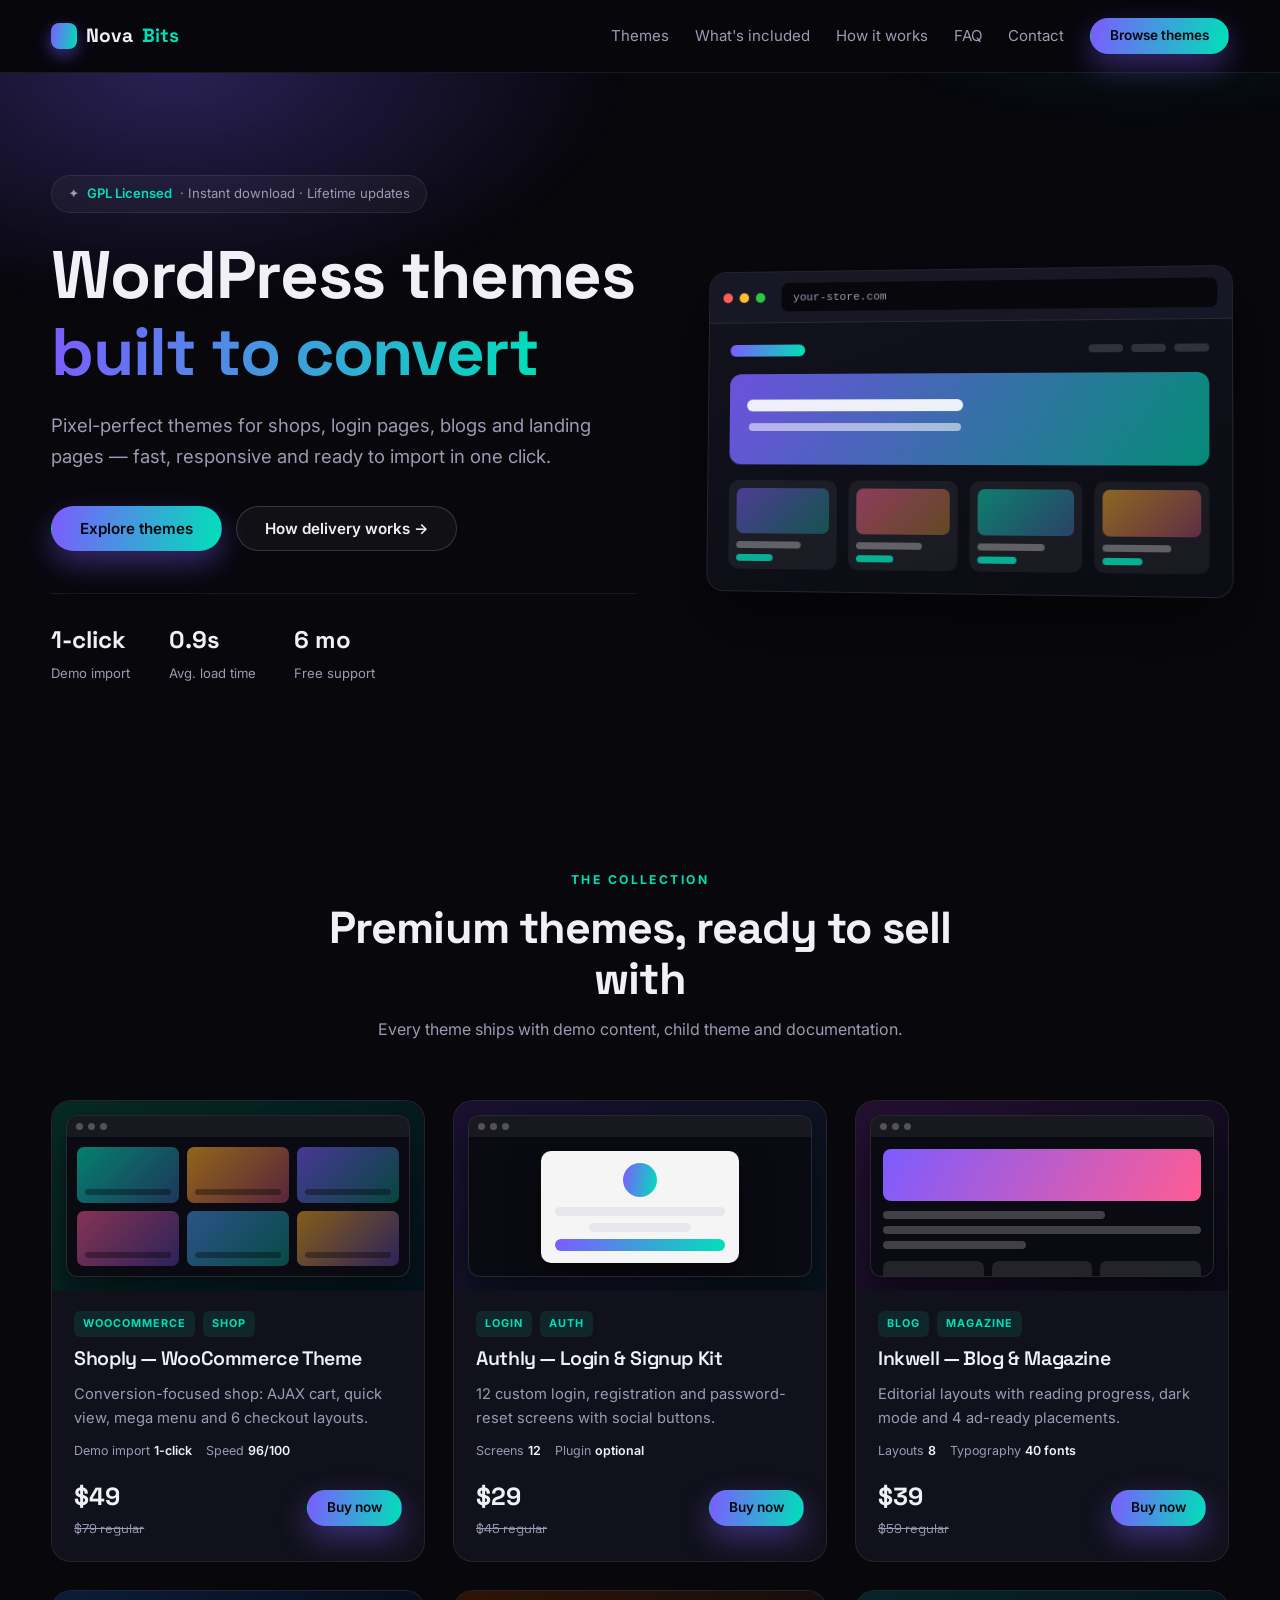
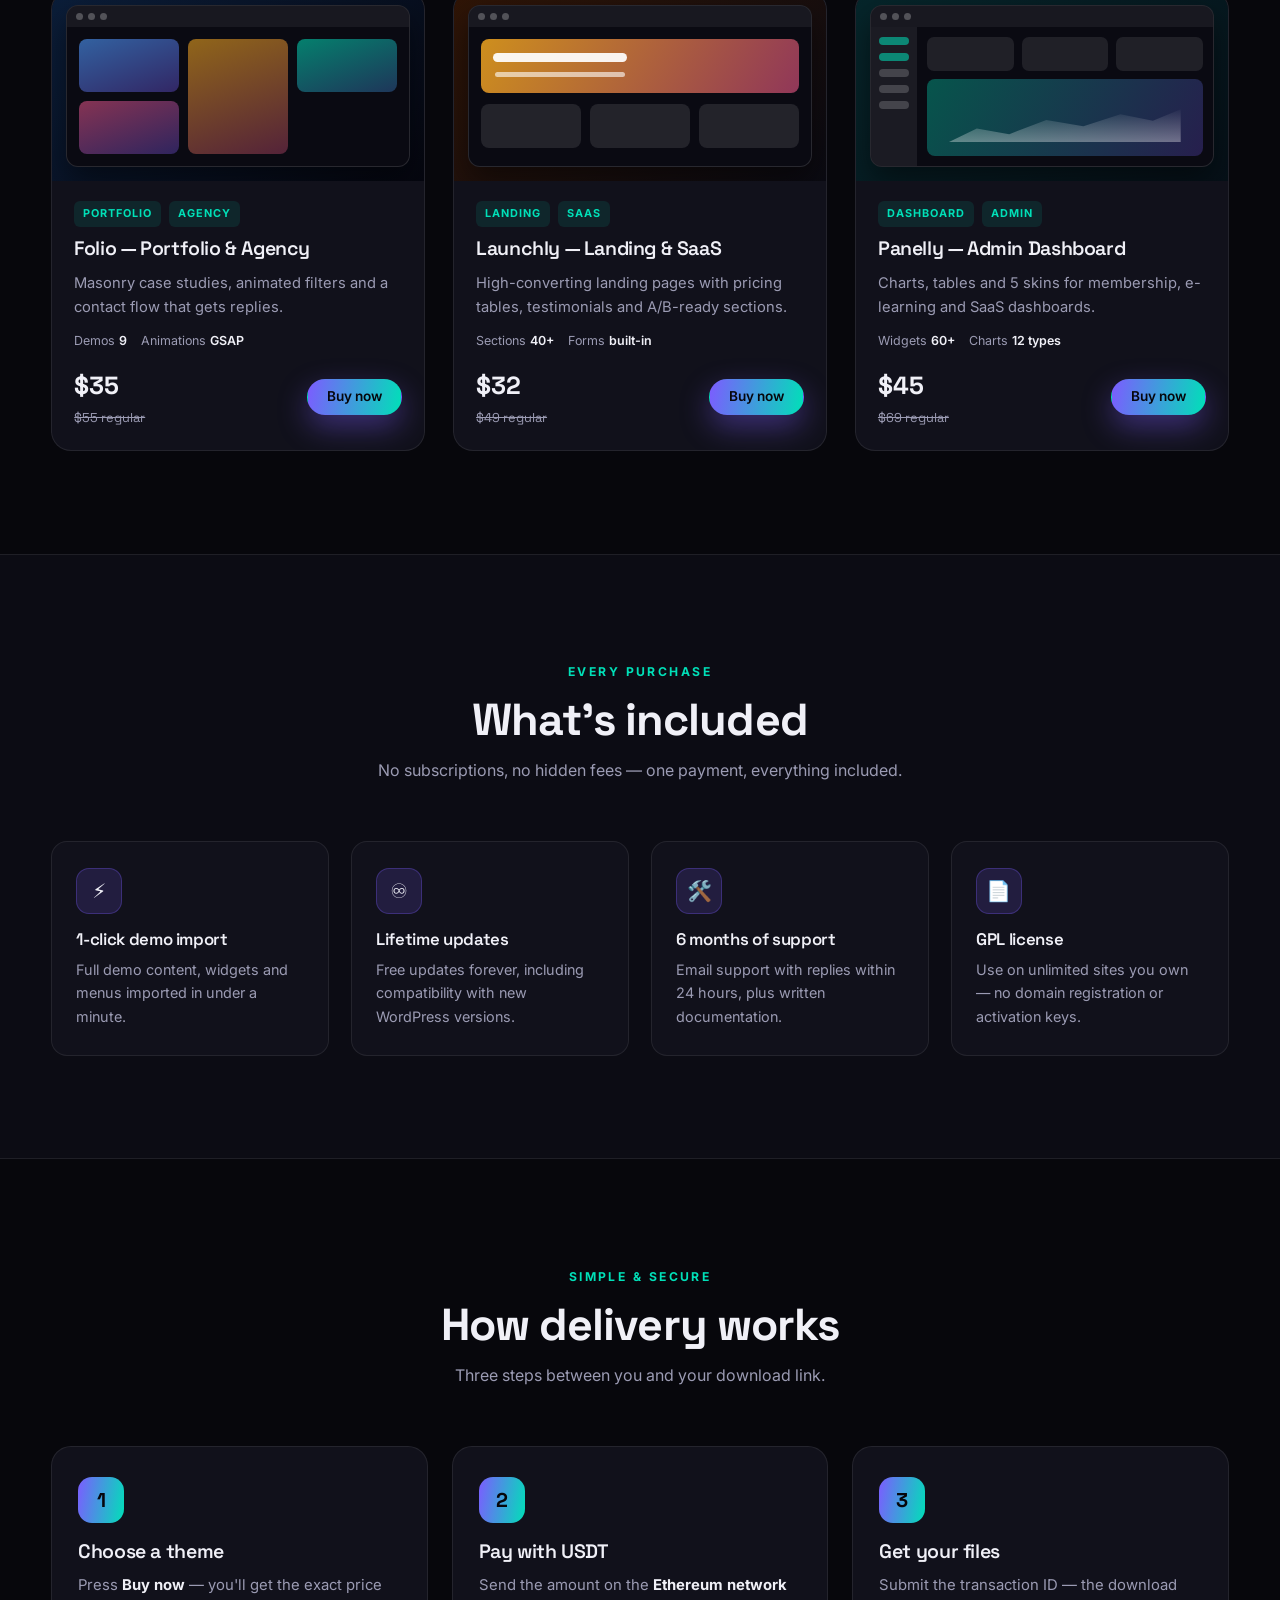
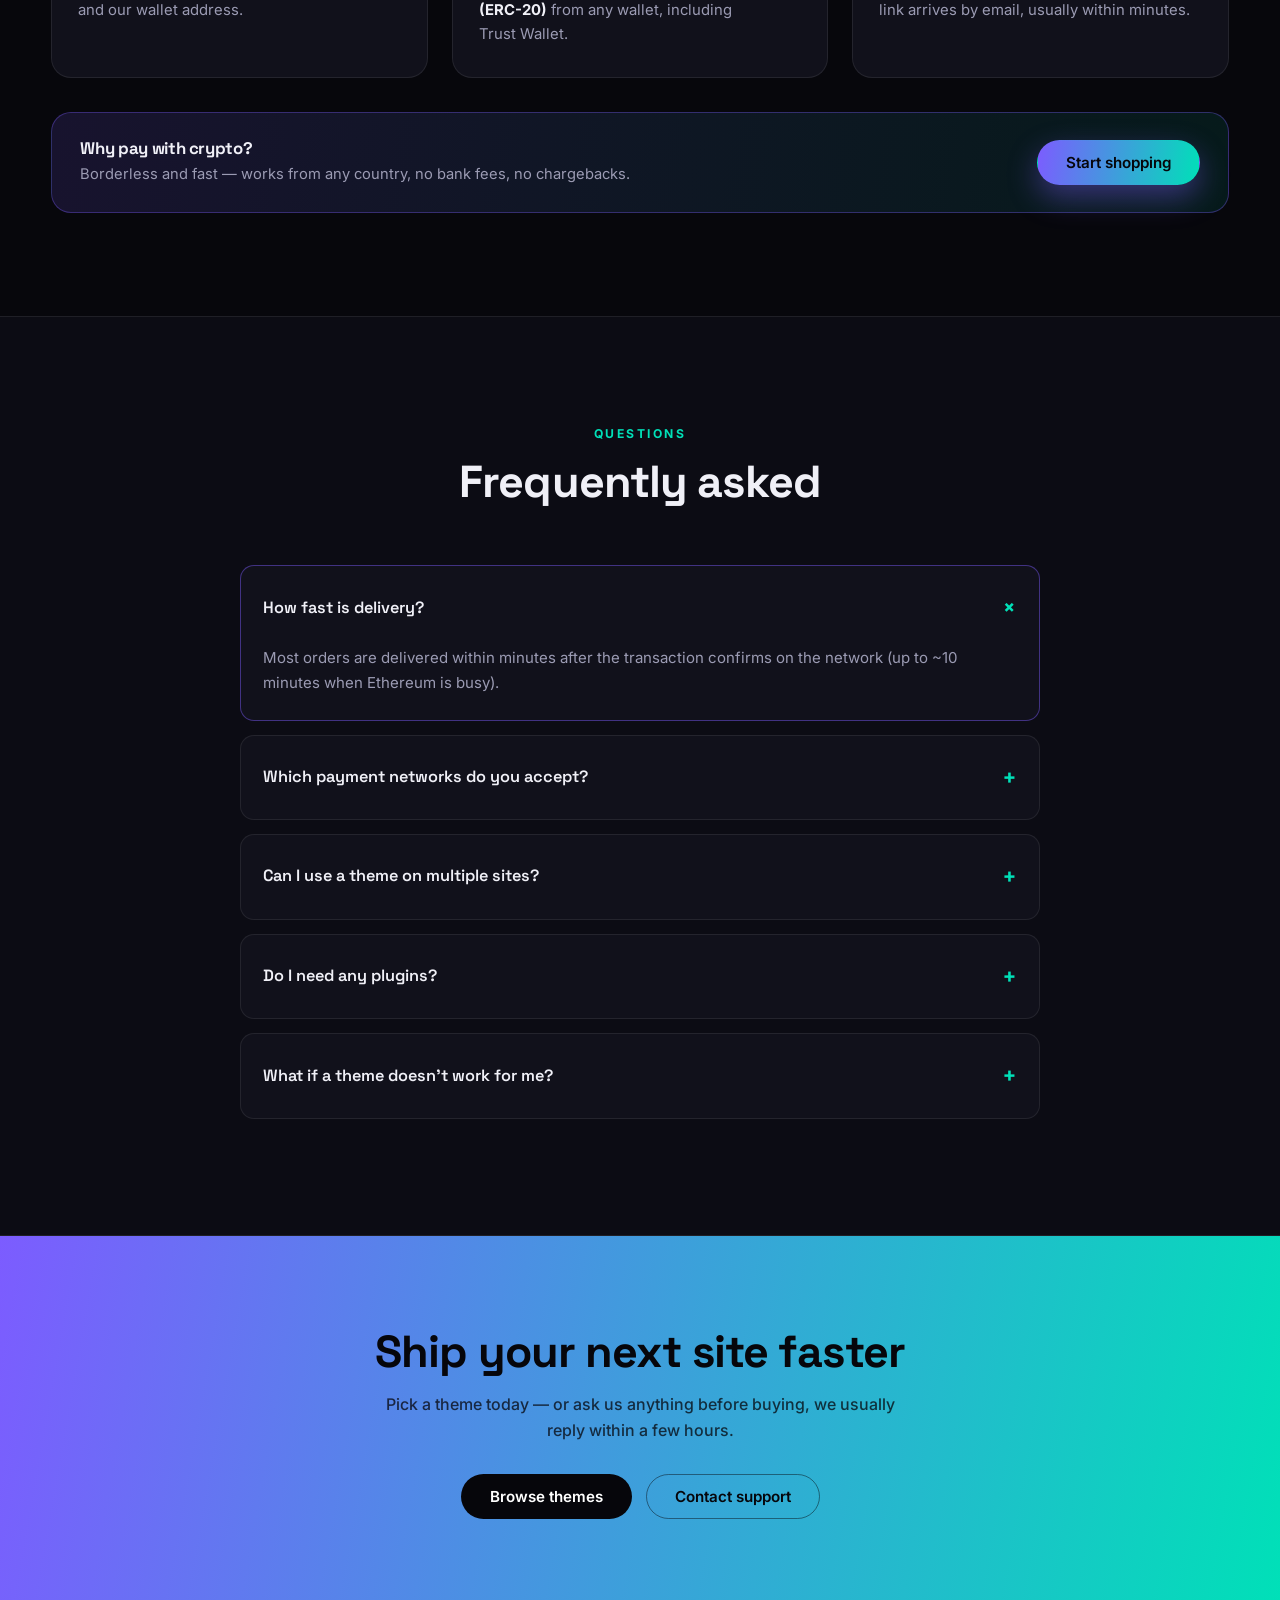
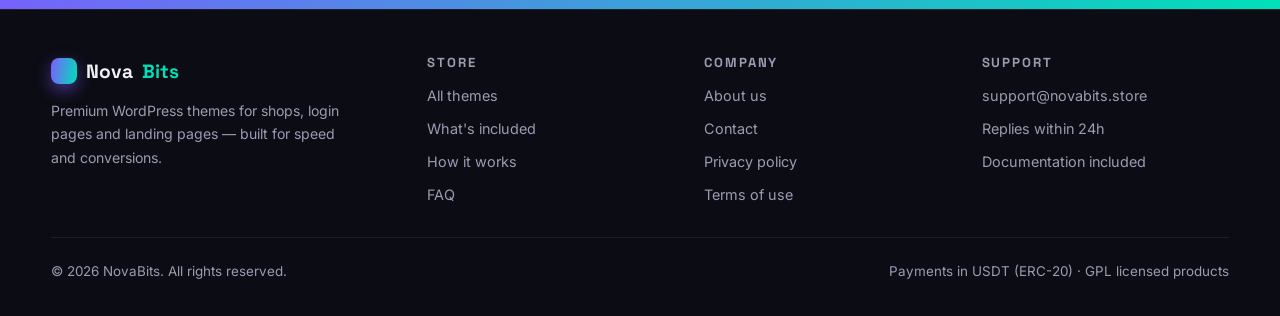
<file: index.html>
<!DOCTYPE html>
<html lang="en">
<head>
  <meta charset="UTF-8" />
  <meta name="viewport" content="width=device-width, initial-scale=1.0" />
  <title>NovaBits — Premium WordPress Themes</title>
  <meta name="description" content="High-converting WordPress themes for shops, login pages, blogs and landing pages. Lifetime updates, instant delivery, secure crypto payment." />
  <link rel="preconnect" href="https://fonts.googleapis.com" />
  <link rel="preconnect" href="https://fonts.gstatic.com" crossorigin />
  <link href="https://fonts.googleapis.com/css2?family=Inter:wght@400;500;600&family=Space+Grotesk:wght@500;600;700&display=swap" rel="stylesheet" />
  <link rel="stylesheet" href="style.css" />
</head>
<body>

  <!-- ===== NAV ===== -->
  <header class="nav" id="top">
    <div class="container nav__inner">
      <a href="index.html" class="logo"><span class="logo__mark"></span> Nova<span class="accent">Bits</span></a>
      <nav class="nav__links" id="navLinks">
        <a href="#themes">Themes</a>
        <a href="#included">What's included</a>
        <a href="#how">How it works</a>
        <a href="#faq">FAQ</a>
        <a href="contact.html">Contact</a>
      </nav>
      <a href="#themes" class="btn btn--sm btn--primary nav__cta">Browse themes</a>
      <button class="nav__toggle" id="navToggle" aria-label="Toggle menu"><span></span><span></span><span></span></button>
    </div>
  </header>

  <!-- ===== HERO ===== -->
  <section class="hero">
    <div class="container hero__inner">
      <div class="hero__text">
        <span class="pill">✦ <b>GPL Licensed</b> · Instant download · Lifetime updates</span>
        <h1>WordPress themes <span class="grad">built to convert</span></h1>
        <p class="lead">
          Pixel-perfect themes for shops, login pages, blogs and landing pages —
          fast, responsive and ready to import in one click.
        </p>
        <div class="hero__actions">
          <a href="#themes" class="btn btn--primary">Explore themes</a>
          <a href="#how" class="btn btn--ghost">How delivery works →</a>
        </div>
        <ul class="hero__proof">
          <li><strong>1-click</strong><span>Demo import</span></li>
          <li><strong>0.9s</strong><span>Avg. load time</span></li>
          <li><strong>6 mo</strong><span>Free support</span></li>
        </ul>
      </div>

      <div class="hero__art" aria-hidden="true">
        <div class="mock">
          <div class="mock__bar">
            <i></i><i></i><i></i>
            <span class="mock__url">your-store.com</span>
          </div>
          <div class="mock__body">
            <div class="shop-preview__top">
              <span class="shop-preview__logo"></span>
              <span class="shop-preview__menu"><i></i><i></i><i></i></span>
            </div>
            <div class="shop-preview__hero"></div>
            <div class="shop-preview__grid">
              <div class="shop-preview__item"><i></i><b></b><em></em></div>
              <div class="shop-preview__item"><i></i><b></b><em></em></div>
              <div class="shop-preview__item"><i></i><b></b><em></em></div>
              <div class="shop-preview__item"><i></i><b></b><em></em></div>
            </div>
          </div>
        </div>
      </div>
    </div>
  </section>

  <!-- ===== THEMES ===== -->
  <section class="section" id="themes">
    <div class="container">
      <div class="section__head">
        <span class="eyebrow">The collection</span>
        <h2>Premium themes, ready to sell with</h2>
        <p>Every theme ships with demo content, child theme and documentation.</p>
      </div>

      <div class="grid">

        <!-- 1 · Shop -->
        <article class="product" data-id="shoply" data-name="Shoply — WooCommerce Theme" data-price="49">
          <div class="pv pv--shop">
            <div class="pv__frame">
              <div class="pv__dots"><i></i><i></i><i></i></div>
              <div class="pv__stage">
                <span class="pv__tile"></span><span class="pv__tile"></span><span class="pv__tile"></span>
                <span class="pv__tile"></span><span class="pv__tile"></span><span class="pv__tile"></span>
              </div>
            </div>
          </div>
          <div class="product__body">
            <div class="product__tags"><span>WooCommerce</span><span>Shop</span></div>
            <h3>Shoply — WooCommerce Theme</h3>
            <p>Conversion-focused shop: AJAX cart, quick view, mega menu and 6 checkout layouts.</p>
            <div class="product__meta"><span>Demo import <b>1-click</b></span><span>Speed <b>96/100</b></span></div>
            <div class="product__foot">
              <strong class="price">$49<s>$79 regular</s></strong>
              <button class="btn btn--primary btn--sm buy-btn">Buy now</button>
            </div>
          </div>
        </article>

        <!-- 2 · Login -->
        <article class="product" data-id="authly" data-name="Authly — Login & Signup Kit" data-price="29">
          <div class="pv pv--login">
            <div class="pv__frame">
              <div class="pv__dots"><i></i><i></i><i></i></div>
              <div class="pv__stage">
                <div class="pv__card">
                  <div class="pv__logo"></div>
                  <div class="pv__field"></div>
                  <div class="pv__field w60"></div>
                  <div class="pv__go"></div>
                </div>
              </div>
            </div>
          </div>
          <div class="product__body">
            <div class="product__tags"><span>Login</span><span>Auth</span></div>
            <h3>Authly — Login &amp; Signup Kit</h3>
            <p>12 custom login, registration and password-reset screens with social buttons.</p>
            <div class="product__meta"><span>Screens <b>12</b></span><span>Plugin <b>optional</b></span></div>
            <div class="product__foot">
              <strong class="price">$29<s>$45 regular</s></strong>
              <button class="btn btn--primary btn--sm buy-btn">Buy now</button>
            </div>
          </div>
        </article>

        <!-- 3 · Blog -->
        <article class="product" data-id="inkwell" data-name="Inkwell — Blog & Magazine" data-price="39">
          <div class="pv pv--blog">
            <div class="pv__frame">
              <div class="pv__dots"><i></i><i></i><i></i></div>
              <div class="pv__stage">
                <div class="pv__cover"></div>
                <div class="pv__line w70"></div>
                <div class="pv__line"></div>
                <div class="pv__line w45"></div>
                <div class="pv__cols"><i></i><i></i><i></i></div>
              </div>
            </div>
          </div>
          <div class="product__body">
            <div class="product__tags"><span>Blog</span><span>Magazine</span></div>
            <h3>Inkwell — Blog &amp; Magazine</h3>
            <p>Editorial layouts with reading progress, dark mode and 4 ad-ready placements.</p>
            <div class="product__meta"><span>Layouts <b>8</b></span><span>Typography <b>40 fonts</b></span></div>
            <div class="product__foot">
              <strong class="price">$39<s>$59 regular</s></strong>
              <button class="btn btn--primary btn--sm buy-btn">Buy now</button>
            </div>
          </div>
        </article>

        <!-- 4 · Portfolio -->
        <article class="product" data-id="folio" data-name="Folio — Portfolio & Agency" data-price="35">
          <div class="pv pv--port">
            <div class="pv__frame">
              <div class="pv__dots"><i></i><i></i><i></i></div>
              <div class="pv__stage">
                <span class="pv__m"></span><span class="pv__m"></span><span class="pv__m"></span><span class="pv__m"></span>
              </div>
            </div>
          </div>
          <div class="product__body">
            <div class="product__tags"><span>Portfolio</span><span>Agency</span></div>
            <h3>Folio — Portfolio &amp; Agency</h3>
            <p>Masonry case studies, animated filters and a contact flow that gets replies.</p>
            <div class="product__meta"><span>Demos <b>9</b></span><span>Animations <b>GSAP</b></span></div>
            <div class="product__foot">
              <strong class="price">$35<s>$55 regular</s></strong>
              <button class="btn btn--primary btn--sm buy-btn">Buy now</button>
            </div>
          </div>
        </article>

        <!-- 5 · Landing -->
        <article class="product" data-id="launchly" data-name="Launchly — Landing & SaaS" data-price="32">
          <div class="pv pv--land">
            <div class="pv__frame">
              <div class="pv__dots"><i></i><i></i><i></i></div>
              <div class="pv__stage">
                <div class="pv__hero"></div>
                <div class="pv__feats"><i></i><i></i><i></i></div>
              </div>
            </div>
          </div>
          <div class="product__body">
            <div class="product__tags"><span>Landing</span><span>SaaS</span></div>
            <h3>Launchly — Landing &amp; SaaS</h3>
            <p>High-converting landing pages with pricing tables, testimonials and A/B-ready sections.</p>
            <div class="product__meta"><span>Sections <b>40+</b></span><span>Forms <b>built-in</b></span></div>
            <div class="product__foot">
              <strong class="price">$32<s>$49 regular</s></strong>
              <button class="btn btn--primary btn--sm buy-btn">Buy now</button>
            </div>
          </div>
        </article>

        <!-- 6 · Dashboard -->
        <article class="product" data-id="panelly" data-name="Panelly — Admin Dashboard" data-price="45">
          <div class="pv pv--dash">
            <div class="pv__frame">
              <div class="pv__dots"><i></i><i></i><i></i></div>
              <div class="pv__stage">
                <div class="pv__side"><i></i><i></i><i></i><i></i><i></i></div>
                <div class="pv__main">
                  <span class="pv__stat"></span><span class="pv__stat"></span><span class="pv__stat"></span>
                  <span class="pv__chart"></span>
                </div>
              </div>
            </div>
          </div>
          <div class="product__body">
            <div class="product__tags"><span>Dashboard</span><span>Admin</span></div>
            <h3>Panelly — Admin Dashboard</h3>
            <p>Charts, tables and 5 skins for membership, e-learning and SaaS dashboards.</p>
            <div class="product__meta"><span>Widgets <b>60+</b></span><span>Charts <b>12 types</b></span></div>
            <div class="product__foot">
              <strong class="price">$45<s>$69 regular</s></strong>
              <button class="btn btn--primary btn--sm buy-btn">Buy now</button>
            </div>
          </div>
        </article>

      </div>
    </div>
  </section>

  <!-- ===== WHAT'S INCLUDED ===== -->
  <section class="section section--alt" id="included">
    <div class="container">
      <div class="section__head">
        <span class="eyebrow">Every purchase</span>
        <h2>What's included</h2>
        <p>No subscriptions, no hidden fees — one payment, everything included.</p>
      </div>
      <div class="features">
        <div class="feature">
          <div class="feature__icon">⚡</div>
          <h3>1-click demo import</h3>
          <p>Full demo content, widgets and menus imported in under a minute.</p>
        </div>
        <div class="feature">
          <div class="feature__icon">♾️</div>
          <h3>Lifetime updates</h3>
          <p>Free updates forever, including compatibility with new WordPress versions.</p>
        </div>
        <div class="feature">
          <div class="feature__icon">🛠️</div>
          <h3>6 months of support</h3>
          <p>Email support with replies within 24 hours, plus written documentation.</p>
        </div>
        <div class="feature">
          <div class="feature__icon">📄</div>
          <h3>GPL license</h3>
          <p>Use on unlimited sites you own — no domain registration or activation keys.</p>
        </div>
      </div>
    </div>
  </section>

  <!-- ===== HOW IT WORKS ===== -->
  <section class="section" id="how">
    <div class="container">
      <div class="section__head">
        <span class="eyebrow">Simple &amp; secure</span>
        <h2>How delivery works</h2>
        <p>Three steps between you and your download link.</p>
      </div>
      <div class="steps">
        <div class="step">
          <span class="step__num">1</span>
          <h3>Choose a theme</h3>
          <p>Press <strong>Buy now</strong> — you'll get the exact price and our wallet address.</p>
        </div>
        <div class="step">
          <span class="step__num">2</span>
          <h3>Pay with USDT</h3>
          <p>Send the amount on the <strong>Ethereum network (ERC-20)</strong> from any wallet, including Trust&nbsp;Wallet.</p>
        </div>
        <div class="step">
          <span class="step__num">3</span>
          <h3>Get your files</h3>
          <p>Submit the transaction ID — the download link arrives by email, usually within minutes.</p>
        </div>
      </div>

      <div class="pay-note">
        <div>
          <h4>Why pay with crypto?</h4>
          <p>Borderless and fast — works from any country, no bank fees, no chargebacks.</p>
        </div>
        <a href="#themes" class="btn btn--primary">Start shopping</a>
      </div>
    </div>
  </section>

  <!-- ===== FAQ ===== -->
  <section class="section section--alt" id="faq">
    <div class="container container--narrow">
      <div class="section__head">
        <span class="eyebrow">Questions</span>
        <h2>Frequently asked</h2>
      </div>
      <details class="faq" open>
        <summary>How fast is delivery?</summary>
        <p>Most orders are delivered within minutes after the transaction confirms on the network (up to ~10 minutes when Ethereum is busy).</p>
      </details>
      <details class="faq">
        <summary>Which payment networks do you accept?</summary>
        <p>USDT on Ethereum (ERC-20). In your wallet, make sure the selected network is <strong>Ethereum (ERC-20)</strong> — sending on another network may lose your funds.</p>
      </details>
      <details class="faq">
        <summary>Can I use a theme on multiple sites?</summary>
        <p>Yes. The GPL license lets you use each theme on unlimited sites that you own. Reselling or redistributing the files is not allowed.</p>
      </details>
      <details class="faq">
        <summary>Do I need any plugins?</summary>
        <p>Only WooCommerce for shop themes, and it's free. Everything else works out of the box — no paid plugin required.</p>
      </details>
      <details class="faq">
        <summary>What if a theme doesn't work for me?</summary>
        <p>Digital goods are non-refundable once delivered, but if a file is broken or doesn't match its description we'll fix or replace it free of charge.</p>
      </details>
    </div>
  </section>

  <!-- ===== CTA ===== -->
  <section class="cta" id="contact">
    <div class="container">
      <h2>Ship your next site faster</h2>
      <p>Pick a theme today — or ask us anything before buying, we usually reply within a few hours.</p>
      <div class="cta__actions">
        <a href="#themes" class="btn btn--light">Browse themes</a>
        <a href="contact.html" class="btn btn--outline-light">Contact support</a>
      </div>
    </div>
  </section>

  <!-- ===== FOOTER ===== -->
  <footer class="footer">
    <div class="container">
      <div class="footer__grid">
        <div>
          <a href="index.html" class="logo"><span class="logo__mark"></span> Nova<span class="accent">Bits</span></a>
          <p>Premium WordPress themes for shops, login pages and landing pages — built for speed and conversions.</p>
        </div>
        <div>
          <h4>Store</h4>
          <ul>
            <li><a href="#themes">All themes</a></li>
            <li><a href="#included">What's included</a></li>
            <li><a href="#how">How it works</a></li>
            <li><a href="#faq">FAQ</a></li>
          </ul>
        </div>
        <div>
          <h4>Company</h4>
          <ul>
            <li><a href="about.html">About us</a></li>
            <li><a href="contact.html">Contact</a></li>
            <li><a href="privacy.html">Privacy policy</a></li>
            <li><a href="terms.html">Terms of use</a></li>
          </ul>
        </div>
        <div>
          <h4>Support</h4>
          <ul>
            <li><a href="contact.html">support@novabits.store</a></li>
            <li>Replies within 24h</li>
            <li>Documentation included</li>
          </ul>
        </div>
      </div>
      <div class="footer__bottom">
        <span>© <span id="year"></span> NovaBits. All rights reserved.</span>
        <span>Payments in USDT (ERC-20) · GPL licensed products</span>
      </div>
    </div>
  </footer>

  <!-- ===== BUY MODAL ===== -->
  <div class="modal" id="buyModal" aria-hidden="true">
    <div class="modal__backdrop" data-close></div>
    <div class="modal__box" role="dialog" aria-modal="true" aria-labelledby="modalTitle">
      <button class="modal__close" data-close aria-label="Close">×</button>
      <div class="modal__head">
        <h3 id="modalTitle">Theme</h3>
        <span class="price price--lg" id="modalPrice">$0</span>
      </div>
      <div class="modal__networks" id="networkTabs"></div>
      <label class="field">
        <span>Send exactly this amount to the address below</span>
        <div class="copyline">
          <input type="text" id="payAddress" readonly value="" />
          <button class="btn btn--primary btn--sm" id="copyBtn" type="button">Copy</button>
        </div>
      </label>
      <div class="net-note" id="netNote"></div>
      <form class="modal__form" id="orderForm">
        <label class="field">
          <span>Your email (for delivery)</span>
          <input type="email" id="buyerEmail" placeholder="you@example.com" required />
        </label>
        <label class="field">
          <span>Transaction ID (TX hash)</span>
          <input type="text" id="txHash" placeholder="Paste the hash from your wallet" required />
        </label>
        <button class="btn btn--primary btn--block" type="submit">Confirm payment &amp; get download</button>
        <p class="modal__hint">Your email app opens with everything pre-filled — just press Send.</p>
      </form>
    </div>
  </div>

  <div class="toast" id="toast"></div>
  <script src="script.js"></script>
</body>
</html>
</file>
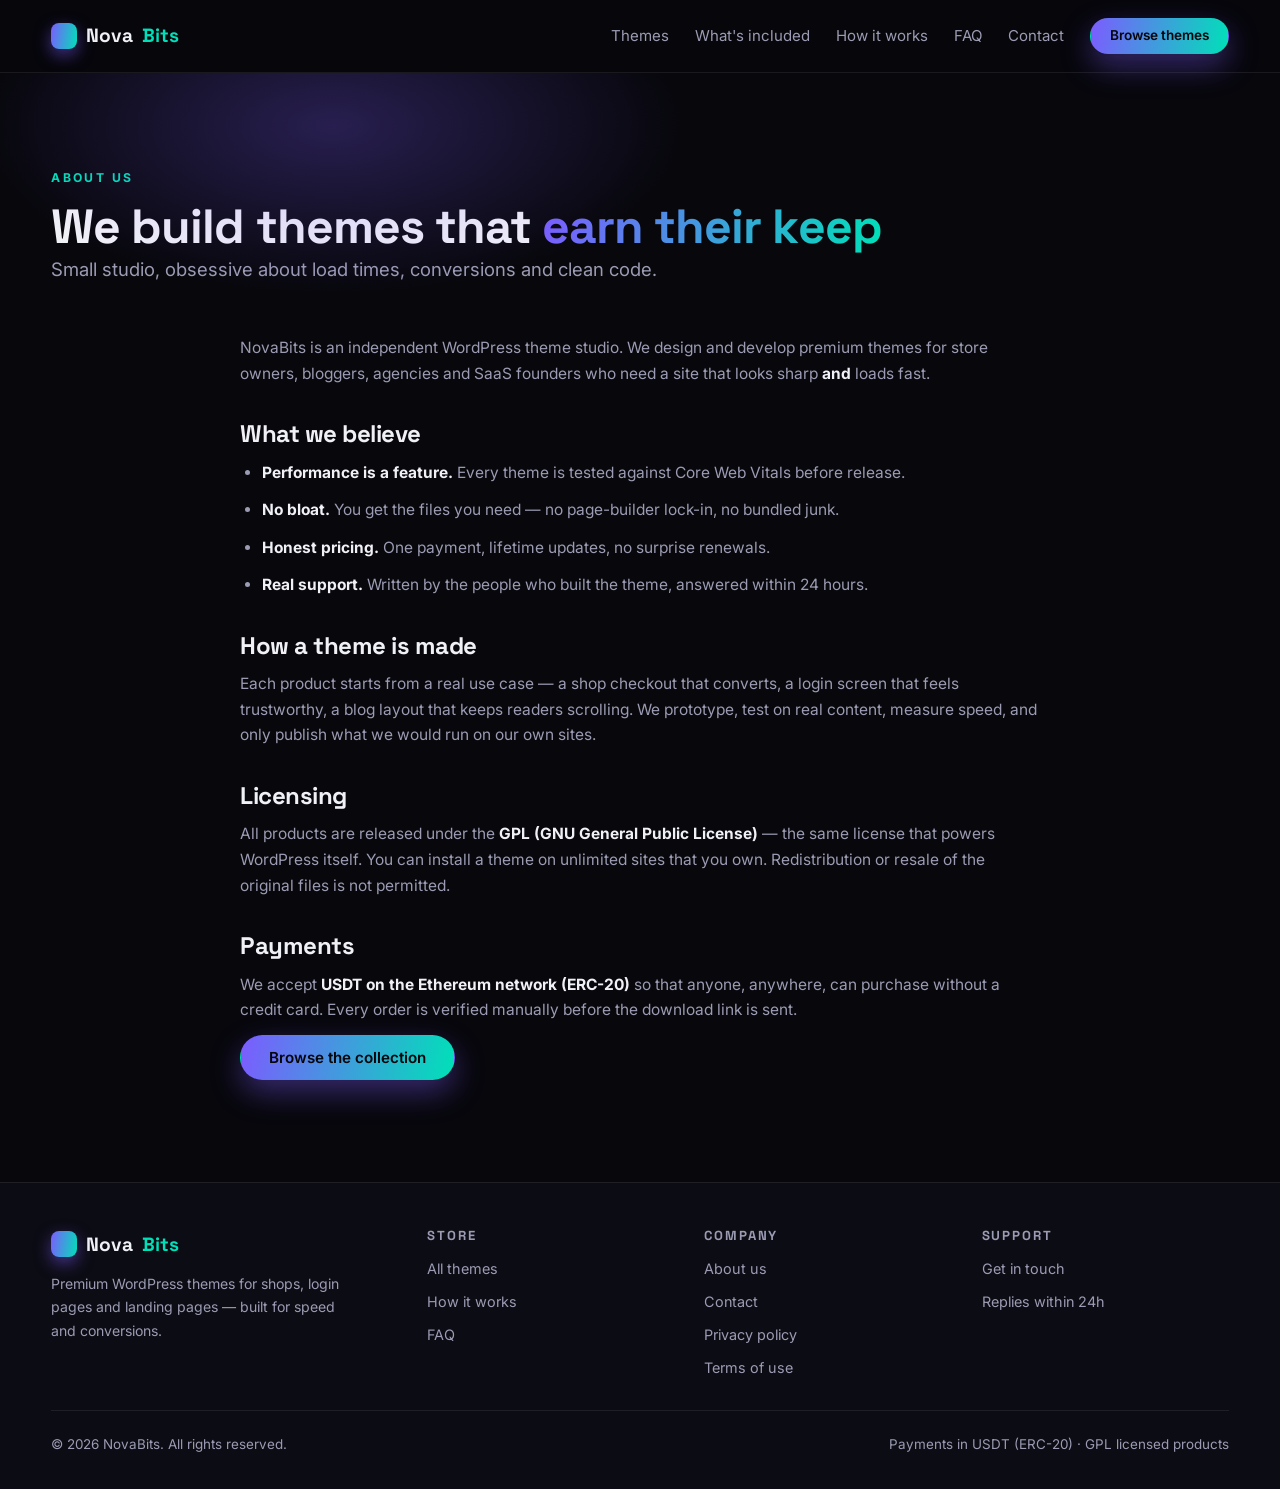
<file: about.html>
<!DOCTYPE html>
<html lang="en">
<head>
  <meta charset="UTF-8" />
  <meta name="viewport" content="width=device-width, initial-scale=1.0" />
  <title>About us — NovaBits</title>
  <meta name="description" content="NovaBits builds fast, conversion-focused WordPress themes for shops, login pages, blogs and landing pages." />
  <link rel="preconnect" href="https://fonts.googleapis.com" />
  <link rel="preconnect" href="https://fonts.gstatic.com" crossorigin />
  <link href="https://fonts.googleapis.com/css2?family=Inter:wght@400;500;600&family=Space+Grotesk:wght@500;600;700&display=swap" rel="stylesheet" />
  <link rel="stylesheet" href="style.css" />
</head>
<body>

  <header class="nav" id="top">
    <div class="container nav__inner">
      <a href="index.html" class="logo"><span class="logo__mark"></span> Nova<span class="accent">Bits</span></a>
      <nav class="nav__links" id="navLinks">
        <a href="index.html#themes">Themes</a>
        <a href="index.html#included">What's included</a>
        <a href="index.html#how">How it works</a>
        <a href="index.html#faq">FAQ</a>
        <a href="contact.html">Contact</a>
      </nav>
      <a href="index.html#themes" class="btn btn--sm btn--primary nav__cta">Browse themes</a>
      <button class="nav__toggle" id="navToggle" aria-label="Toggle menu"><span></span><span></span><span></span></button>
    </div>
  </header>

  <section class="page-head">
    <div class="container">
      <span class="eyebrow">About us</span>
      <h1>We build themes that <span class="grad">earn their keep</span></h1>
      <p class="lead">Small studio, obsessive about load times, conversions and clean code.</p>
    </div>
  </section>

  <section class="prose">
    <div class="container container--narrow">
      <p>
        NovaBits is an independent WordPress theme studio. We design and develop premium themes for
        store owners, bloggers, agencies and SaaS founders who need a site that looks sharp
        <strong>and</strong> loads fast.
      </p>

      <h2>What we believe</h2>
      <ul>
        <li><strong>Performance is a feature.</strong> Every theme is tested against Core Web Vitals before release.</li>
        <li><strong>No bloat.</strong> You get the files you need — no page-builder lock-in, no bundled junk.</li>
        <li><strong>Honest pricing.</strong> One payment, lifetime updates, no surprise renewals.</li>
        <li><strong>Real support.</strong> Written by the people who built the theme, answered within 24 hours.</li>
      </ul>

      <h2>How a theme is made</h2>
      <p>
        Each product starts from a real use case — a shop checkout that converts, a login screen that
        feels trustworthy, a blog layout that keeps readers scrolling. We prototype, test on real
        content, measure speed, and only publish what we would run on our own sites.
      </p>

      <h2>Licensing</h2>
      <p>
        All products are released under the <strong>GPL (GNU General Public License)</strong> — the same
        license that powers WordPress itself. You can install a theme on unlimited sites that you own.
        Redistribution or resale of the original files is not permitted.
      </p>

      <h2>Payments</h2>
      <p>
        We accept <strong>USDT on the Ethereum network (ERC-20)</strong> so that anyone, anywhere, can
        purchase without a credit card. Every order is verified manually before the download link is sent.
      </p>

      <p><a class="btn btn--primary" href="index.html#themes">Browse the collection</a></p>
    </div>
  </section>

  <footer class="footer">
    <div class="container">
      <div class="footer__grid">
        <div>
          <a href="index.html" class="logo"><span class="logo__mark"></span> Nova<span class="accent">Bits</span></a>
          <p>Premium WordPress themes for shops, login pages and landing pages — built for speed and conversions.</p>
        </div>
        <div>
          <h4>Store</h4>
          <ul>
            <li><a href="index.html#themes">All themes</a></li>
            <li><a href="index.html#how">How it works</a></li>
            <li><a href="index.html#faq">FAQ</a></li>
          </ul>
        </div>
        <div>
          <h4>Company</h4>
          <ul>
            <li><a href="about.html">About us</a></li>
            <li><a href="contact.html">Contact</a></li>
            <li><a href="privacy.html">Privacy policy</a></li>
            <li><a href="terms.html">Terms of use</a></li>
          </ul>
        </div>
        <div>
          <h4>Support</h4>
          <ul>
            <li><a href="contact.html">Get in touch</a></li>
            <li>Replies within 24h</li>
          </ul>
        </div>
      </div>
      <div class="footer__bottom">
        <span>© <span id="year"></span> NovaBits. All rights reserved.</span>
        <span>Payments in USDT (ERC-20) · GPL licensed products</span>
      </div>
    </div>
  </footer>

  <div class="toast" id="toast"></div>
  <script src="script.js"></script>
</body>
</html>
</file>
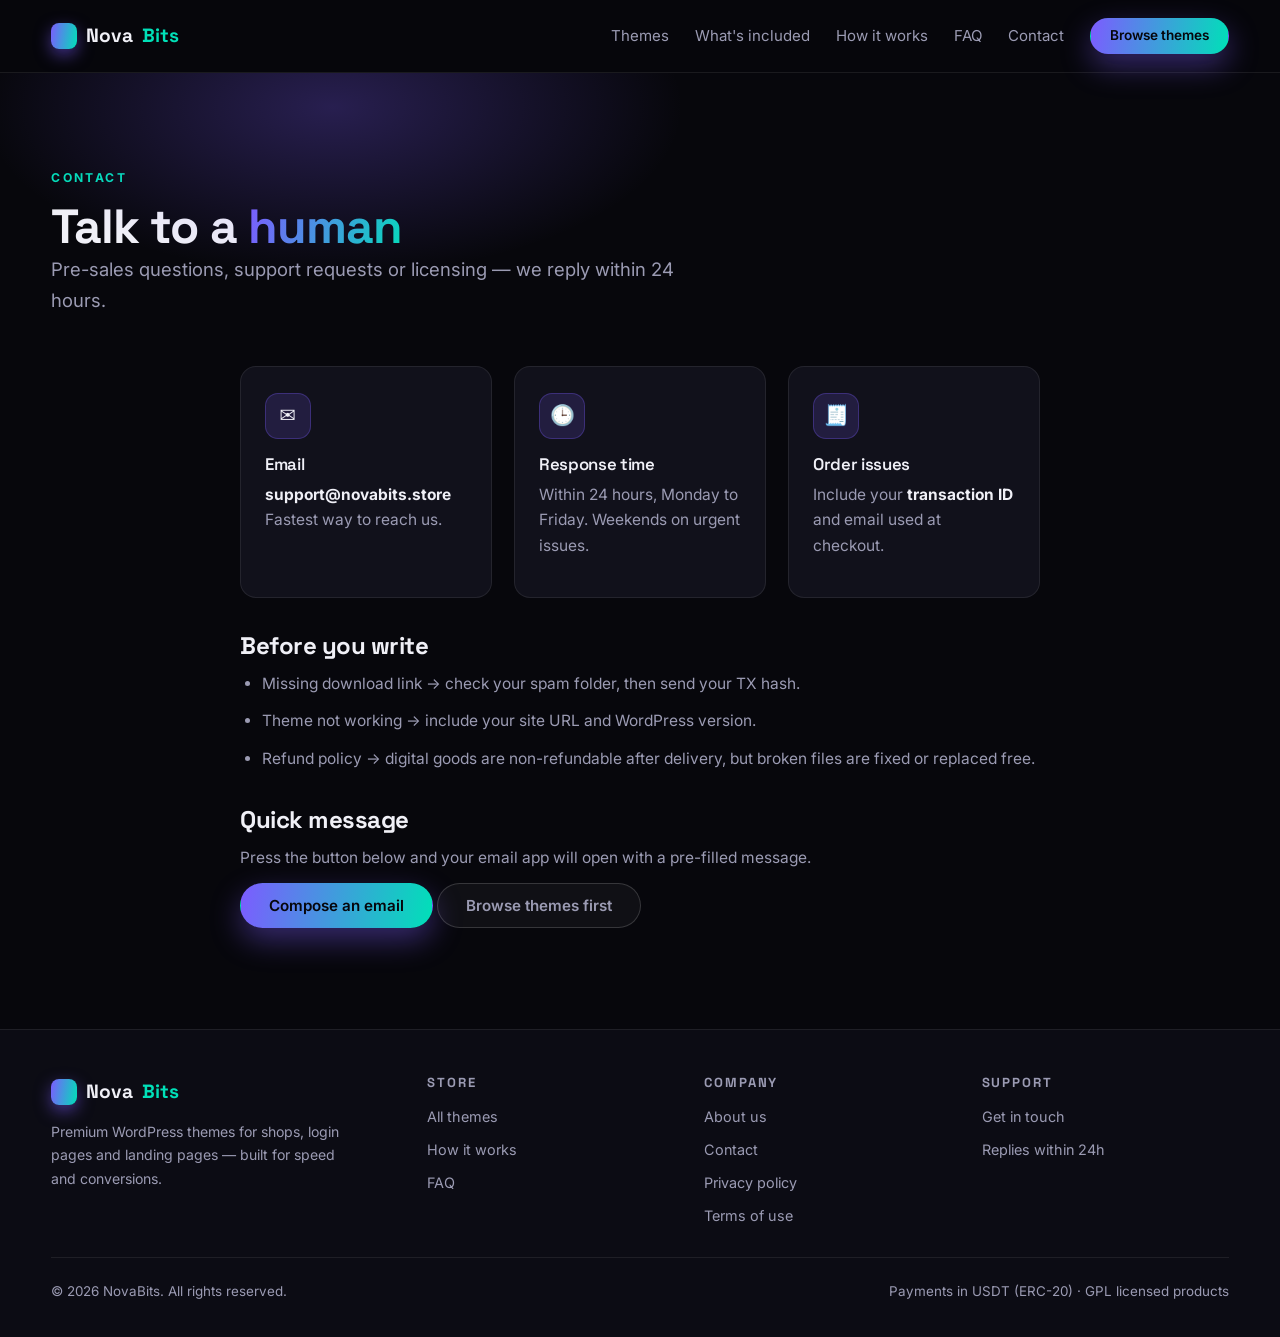
<file: contact.html>
<!DOCTYPE html>
<html lang="en">
<head>
  <meta charset="UTF-8" />
  <meta name="viewport" content="width=device-width, initial-scale=1.0" />
  <title>Contact — NovaBits</title>
  <meta name="description" content="Contact NovaBits for theme support, pre-sales questions or licensing details." />
  <link rel="preconnect" href="https://fonts.googleapis.com" />
  <link rel="preconnect" href="https://fonts.gstatic.com" crossorigin />
  <link href="https://fonts.googleapis.com/css2?family=Inter:wght@400;500;600&family=Space+Grotesk:wght@500;600;700&display=swap" rel="stylesheet" />
  <link rel="stylesheet" href="style.css" />
</head>
<body>

  <header class="nav" id="top">
    <div class="container nav__inner">
      <a href="index.html" class="logo"><span class="logo__mark"></span> Nova<span class="accent">Bits</span></a>
      <nav class="nav__links" id="navLinks">
        <a href="index.html#themes">Themes</a>
        <a href="index.html#included">What's included</a>
        <a href="index.html#how">How it works</a>
        <a href="index.html#faq">FAQ</a>
        <a href="contact.html">Contact</a>
      </nav>
      <a href="index.html#themes" class="btn btn--sm btn--primary nav__cta">Browse themes</a>
      <button class="nav__toggle" id="navToggle" aria-label="Toggle menu"><span></span><span></span><span></span></button>
    </div>
  </header>

  <section class="page-head">
    <div class="container">
      <span class="eyebrow">Contact</span>
      <h1>Talk to a <span class="grad">human</span></h1>
      <p class="lead">Pre-sales questions, support requests or licensing — we reply within 24 hours.</p>
    </div>
  </section>

  <section class="prose">
    <div class="container container--narrow">
      <div class="features" style="margin-bottom: 34px;">
        <div class="feature">
          <div class="feature__icon">✉️</div>
          <h3>Email</h3>
          <p><a href="mailto:support@novabits.store"><strong>support@novabits.store</strong></a><br />Fastest way to reach us.</p>
        </div>
        <div class="feature">
          <div class="feature__icon">🕒</div>
          <h3>Response time</h3>
          <p>Within 24 hours, Monday to Friday. Weekends on urgent issues.</p>
        </div>
        <div class="feature">
          <div class="feature__icon">🧾</div>
          <h3>Order issues</h3>
          <p>Include your <strong>transaction ID</strong> and email used at checkout.</p>
        </div>
      </div>

      <h2>Before you write</h2>
      <ul>
        <li>Missing download link → check your spam folder, then send your TX hash.</li>
        <li>Theme not working → include your site URL and WordPress version.</li>
        <li>Refund policy → digital goods are non-refundable after delivery, but broken files are fixed or replaced free.</li>
      </ul>

      <h2>Quick message</h2>
      <p>Press the button below and your email app will open with a pre-filled message.</p>
      <p><a class="btn btn--primary" href="mailto:support@novabits.store?subject=NovaBits%20—%20Question">Compose an email</a>
         <a class="btn btn--ghost" href="index.html#themes">Browse themes first</a></p>
    </div>
  </section>

  <footer class="footer">
    <div class="container">
      <div class="footer__grid">
        <div>
          <a href="index.html" class="logo"><span class="logo__mark"></span> Nova<span class="accent">Bits</span></a>
          <p>Premium WordPress themes for shops, login pages and landing pages — built for speed and conversions.</p>
        </div>
        <div>
          <h4>Store</h4>
          <ul>
            <li><a href="index.html#themes">All themes</a></li>
            <li><a href="index.html#how">How it works</a></li>
            <li><a href="index.html#faq">FAQ</a></li>
          </ul>
        </div>
        <div>
          <h4>Company</h4>
          <ul>
            <li><a href="about.html">About us</a></li>
            <li><a href="contact.html">Contact</a></li>
            <li><a href="privacy.html">Privacy policy</a></li>
            <li><a href="terms.html">Terms of use</a></li>
          </ul>
        </div>
        <div>
          <h4>Support</h4>
          <ul>
            <li><a href="contact.html">Get in touch</a></li>
            <li>Replies within 24h</li>
          </ul>
        </div>
      </div>
      <div class="footer__bottom">
        <span>© <span id="year"></span> NovaBits. All rights reserved.</span>
        <span>Payments in USDT (ERC-20) · GPL licensed products</span>
      </div>
    </div>
  </footer>

  <div class="toast" id="toast"></div>
  <script src="script.js"></script>
</body>
</html>
</file>
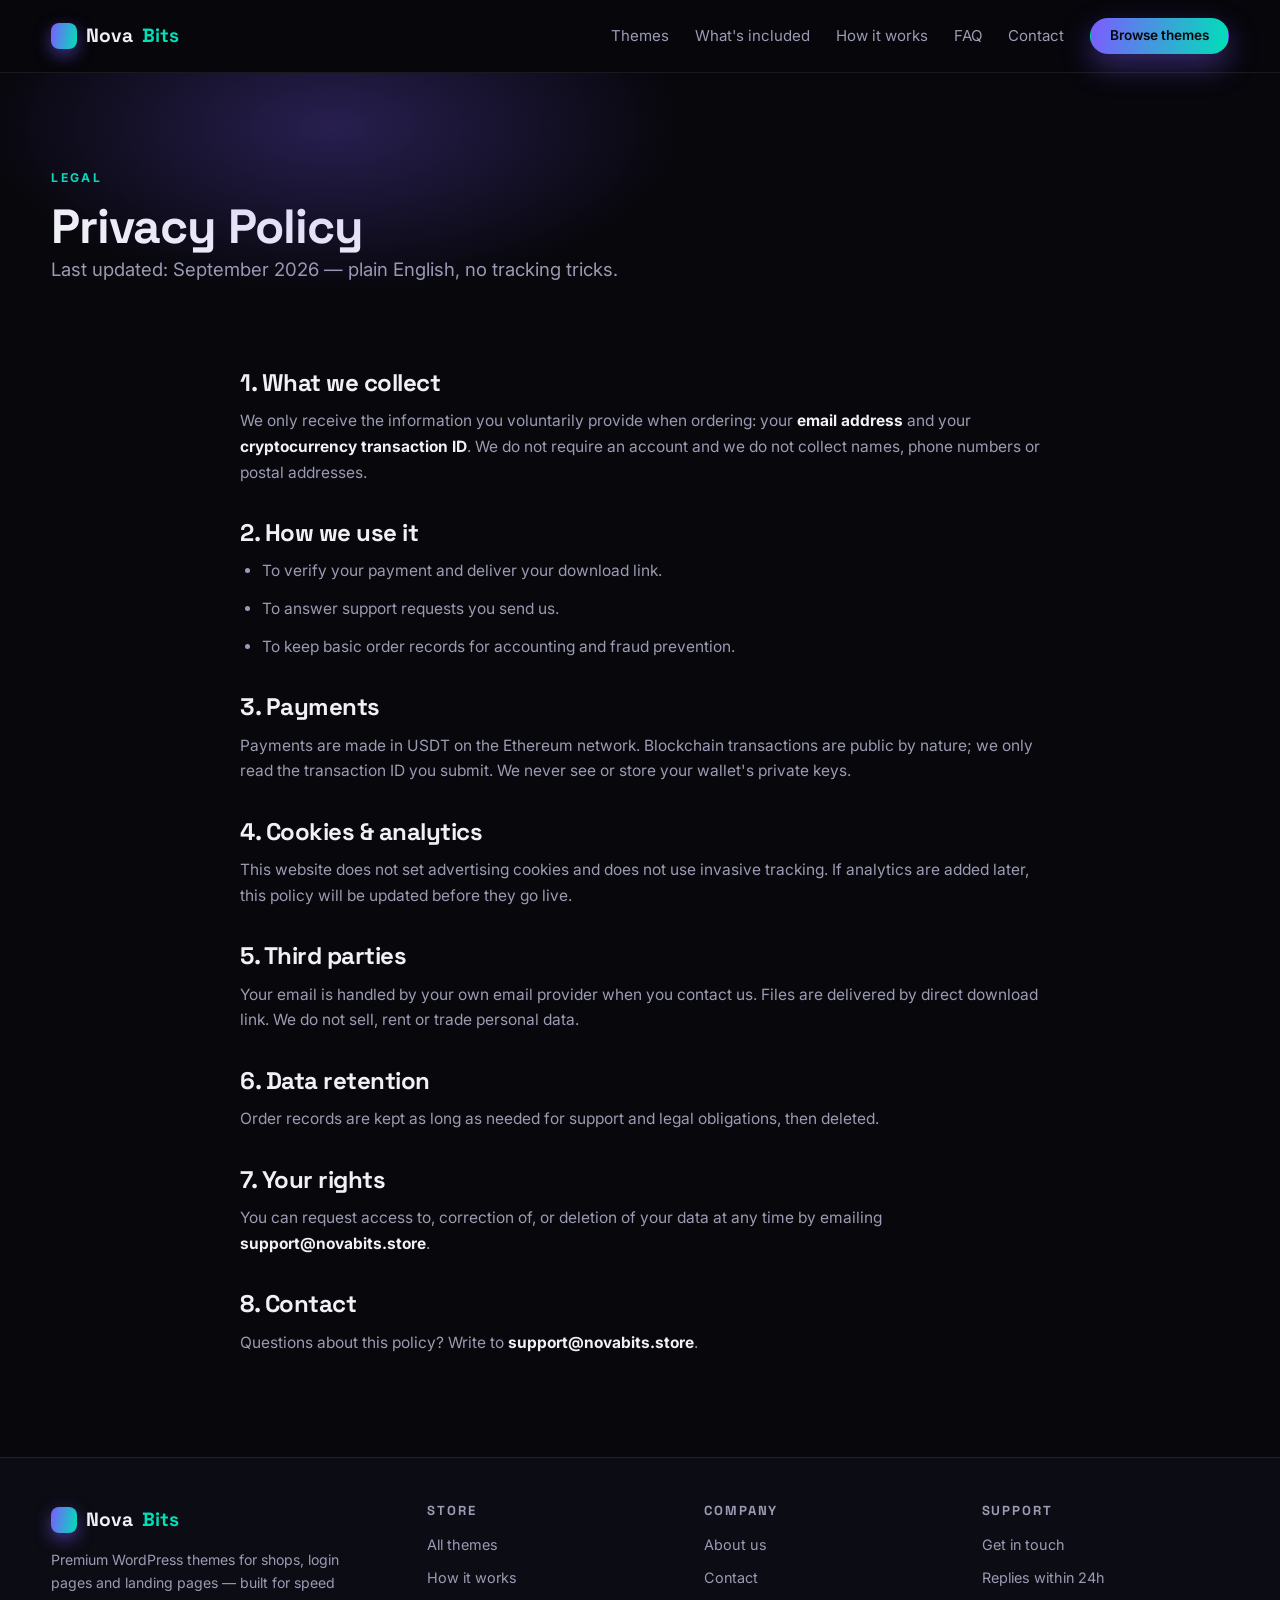
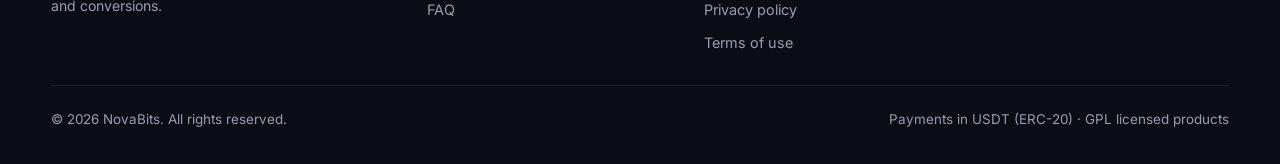
<file: privacy.html>
<!DOCTYPE html>
<html lang="en">
<head>
  <meta charset="UTF-8" />
  <meta name="viewport" content="width=device-width, initial-scale=1.0" />
  <title>Privacy Policy — NovaBits</title>
  <meta name="description" content="How NovaBits collects, uses and protects your personal information." />
  <link rel="preconnect" href="https://fonts.googleapis.com" />
  <link rel="preconnect" href="https://fonts.gstatic.com" crossorigin />
  <link href="https://fonts.googleapis.com/css2?family=Inter:wght@400;500;600&family=Space+Grotesk:wght@500;600;700&display=swap" rel="stylesheet" />
  <link rel="stylesheet" href="style.css" />
</head>
<body>

  <header class="nav" id="top">
    <div class="container nav__inner">
      <a href="index.html" class="logo"><span class="logo__mark"></span> Nova<span class="accent">Bits</span></a>
      <nav class="nav__links" id="navLinks">
        <a href="index.html#themes">Themes</a>
        <a href="index.html#included">What's included</a>
        <a href="index.html#how">How it works</a>
        <a href="index.html#faq">FAQ</a>
        <a href="contact.html">Contact</a>
      </nav>
      <a href="index.html#themes" class="btn btn--sm btn--primary nav__cta">Browse themes</a>
      <button class="nav__toggle" id="navToggle" aria-label="Toggle menu"><span></span><span></span><span></span></button>
    </div>
  </header>

  <section class="page-head">
    <div class="container">
      <span class="eyebrow">Legal</span>
      <h1>Privacy Policy</h1>
      <p class="lead">Last updated: September 2026 — plain English, no tracking tricks.</p>
    </div>
  </section>

  <section class="prose">
    <div class="container container--narrow">
      <h2>1. What we collect</h2>
      <p>
        We only receive the information you voluntarily provide when ordering: your <strong>email address</strong>
        and your <strong>cryptocurrency transaction ID</strong>. We do not require an account and we do not
        collect names, phone numbers or postal addresses.
      </p>

      <h2>2. How we use it</h2>
      <ul>
        <li>To verify your payment and deliver your download link.</li>
        <li>To answer support requests you send us.</li>
        <li>To keep basic order records for accounting and fraud prevention.</li>
      </ul>

      <h2>3. Payments</h2>
      <p>
        Payments are made in USDT on the Ethereum network. Blockchain transactions are public by nature;
        we only read the transaction ID you submit. We never see or store your wallet's private keys.
      </p>

      <h2>4. Cookies &amp; analytics</h2>
      <p>
        This website does not set advertising cookies and does not use invasive tracking. If analytics are
        added later, this policy will be updated before they go live.
      </p>

      <h2>5. Third parties</h2>
      <p>
        Your email is handled by your own email provider when you contact us. Files are delivered by direct
        download link. We do not sell, rent or trade personal data.
      </p>

      <h2>6. Data retention</h2>
      <p>Order records are kept as long as needed for support and legal obligations, then deleted.</p>

      <h2>7. Your rights</h2>
      <p>
        You can request access to, correction of, or deletion of your data at any time by emailing
        <strong>support@novabits.store</strong>.
      </p>

      <h2>8. Contact</h2>
      <p>Questions about this policy? Write to <strong>support@novabits.store</strong>.</p>
    </div>
  </section>

  <footer class="footer">
    <div class="container">
      <div class="footer__grid">
        <div>
          <a href="index.html" class="logo"><span class="logo__mark"></span> Nova<span class="accent">Bits</span></a>
          <p>Premium WordPress themes for shops, login pages and landing pages — built for speed and conversions.</p>
        </div>
        <div>
          <h4>Store</h4>
          <ul>
            <li><a href="index.html#themes">All themes</a></li>
            <li><a href="index.html#how">How it works</a></li>
            <li><a href="index.html#faq">FAQ</a></li>
          </ul>
        </div>
        <div>
          <h4>Company</h4>
          <ul>
            <li><a href="about.html">About us</a></li>
            <li><a href="contact.html">Contact</a></li>
            <li><a href="privacy.html">Privacy policy</a></li>
            <li><a href="terms.html">Terms of use</a></li>
          </ul>
        </div>
        <div>
          <h4>Support</h4>
          <ul>
            <li><a href="contact.html">Get in touch</a></li>
            <li>Replies within 24h</li>
          </ul>
        </div>
      </div>
      <div class="footer__bottom">
        <span>© <span id="year"></span> NovaBits. All rights reserved.</span>
        <span>Payments in USDT (ERC-20) · GPL licensed products</span>
      </div>
    </div>
  </footer>

  <div class="toast" id="toast"></div>
  <script src="script.js"></script>
</body>
</html>
</file>
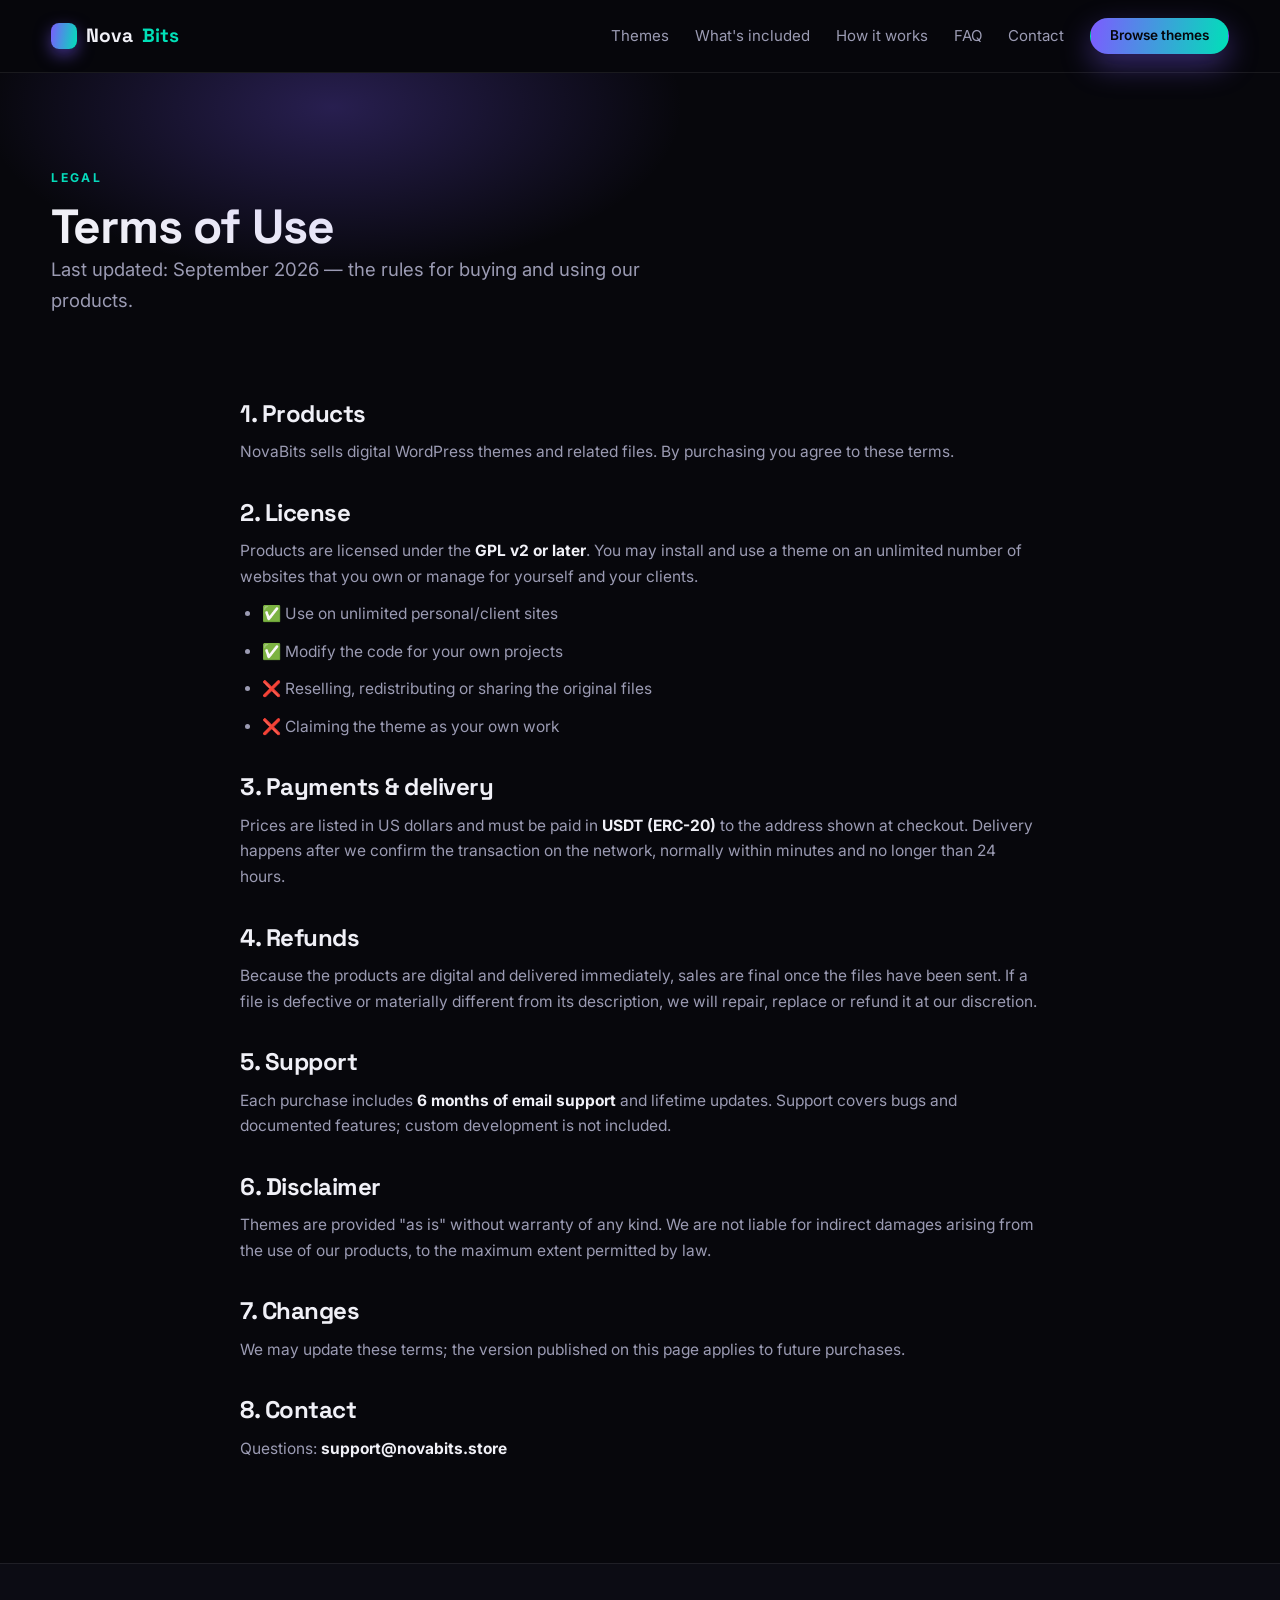
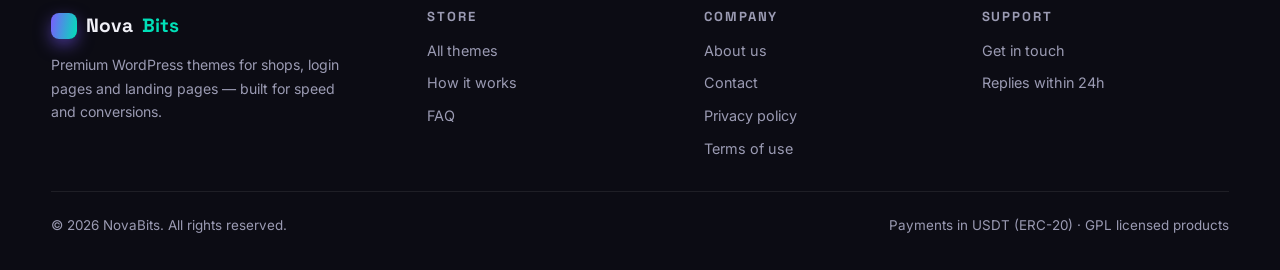
<file: terms.html>
<!DOCTYPE html>
<html lang="en">
<head>
  <meta charset="UTF-8" />
  <meta name="viewport" content="width=device-width, initial-scale=1.0" />
  <title>Terms of Use — NovaBits</title>
  <meta name="description" content="Terms and conditions for purchasing and using NovaBits WordPress themes." />
  <link rel="preconnect" href="https://fonts.googleapis.com" />
  <link rel="preconnect" href="https://fonts.gstatic.com" crossorigin />
  <link href="https://fonts.googleapis.com/css2?family=Inter:wght@400;500;600&family=Space+Grotesk:wght@500;600;700&display=swap" rel="stylesheet" />
  <link rel="stylesheet" href="style.css" />
</head>
<body>

  <header class="nav" id="top">
    <div class="container nav__inner">
      <a href="index.html" class="logo"><span class="logo__mark"></span> Nova<span class="accent">Bits</span></a>
      <nav class="nav__links" id="navLinks">
        <a href="index.html#themes">Themes</a>
        <a href="index.html#included">What's included</a>
        <a href="index.html#how">How it works</a>
        <a href="index.html#faq">FAQ</a>
        <a href="contact.html">Contact</a>
      </nav>
      <a href="index.html#themes" class="btn btn--sm btn--primary nav__cta">Browse themes</a>
      <button class="nav__toggle" id="navToggle" aria-label="Toggle menu"><span></span><span></span><span></span></button>
    </div>
  </header>

  <section class="page-head">
    <div class="container">
      <span class="eyebrow">Legal</span>
      <h1>Terms of Use</h1>
      <p class="lead">Last updated: September 2026 — the rules for buying and using our products.</p>
    </div>
  </section>

  <section class="prose">
    <div class="container container--narrow">
      <h2>1. Products</h2>
      <p>
        NovaBits sells digital WordPress themes and related files. By purchasing you agree to these terms.
      </p>

      <h2>2. License</h2>
      <p>
        Products are licensed under the <strong>GPL v2 or later</strong>. You may install and use a theme on
        an unlimited number of websites that you own or manage for yourself and your clients.
      </p>
      <ul>
        <li>✅ Use on unlimited personal/client sites</li>
        <li>✅ Modify the code for your own projects</li>
        <li>❌ Reselling, redistributing or sharing the original files</li>
        <li>❌ Claiming the theme as your own work</li>
      </ul>

      <h2>3. Payments &amp; delivery</h2>
      <p>
        Prices are listed in US dollars and must be paid in <strong>USDT (ERC-20)</strong> to the address
        shown at checkout. Delivery happens after we confirm the transaction on the network, normally
        within minutes and no longer than 24 hours.
      </p>

      <h2>4. Refunds</h2>
      <p>
        Because the products are digital and delivered immediately, sales are final once the files have been
        sent. If a file is defective or materially different from its description, we will repair, replace
        or refund it at our discretion.
      </p>

      <h2>5. Support</h2>
      <p>
        Each purchase includes <strong>6 months of email support</strong> and lifetime updates. Support
        covers bugs and documented features; custom development is not included.
      </p>

      <h2>6. Disclaimer</h2>
      <p>
        Themes are provided "as is" without warranty of any kind. We are not liable for indirect damages
        arising from the use of our products, to the maximum extent permitted by law.
      </p>

      <h2>7. Changes</h2>
      <p>We may update these terms; the version published on this page applies to future purchases.</p>

      <h2>8. Contact</h2>
      <p>Questions: <strong>support@novabits.store</strong></p>
    </div>
  </section>

  <footer class="footer">
    <div class="container">
      <div class="footer__grid">
        <div>
          <a href="index.html" class="logo"><span class="logo__mark"></span> Nova<span class="accent">Bits</span></a>
          <p>Premium WordPress themes for shops, login pages and landing pages — built for speed and conversions.</p>
        </div>
        <div>
          <h4>Store</h4>
          <ul>
            <li><a href="index.html#themes">All themes</a></li>
            <li><a href="index.html#how">How it works</a></li>
            <li><a href="index.html#faq">FAQ</a></li>
          </ul>
        </div>
        <div>
          <h4>Company</h4>
          <ul>
            <li><a href="about.html">About us</a></li>
            <li><a href="contact.html">Contact</a></li>
            <li><a href="privacy.html">Privacy policy</a></li>
            <li><a href="terms.html">Terms of use</a></li>
          </ul>
        </div>
        <div>
          <h4>Support</h4>
          <ul>
            <li><a href="contact.html">Get in touch</a></li>
            <li>Replies within 24h</li>
          </ul>
        </div>
      </div>
      <div class="footer__bottom">
        <span>© <span id="year"></span> NovaBits. All rights reserved.</span>
        <span>Payments in USDT (ERC-20) · GPL licensed products</span>
      </div>
    </div>
  </footer>

  <div class="toast" id="toast"></div>
  <script src="script.js"></script>
</body>
</html>
</file>
<file: style.css>
/* ============================================================
   NovaBits Themes — premium WordPress theme store
   ============================================================ */
:root {
  --bg: #07070c;
  --bg-soft: #0c0c14;
  --surface: #11111b;
  --surface-2: #171725;
  --border: rgba(255, 255, 255, 0.08);
  --border-strong: rgba(255, 255, 255, 0.16);
  --text: #f0f0f7;
  --muted: #9b9bb3;
  --violet: #7c5cff;
  --mint: #00e0b8;
  --pink: #ff5c93;
  --amber: #ffb020;
  --grad: linear-gradient(100deg, #7c5cff 0%, #00e0b8 100%);
  --radius: 20px;
  --shadow: 0 30px 70px rgba(0, 0, 0, 0.5);
  --font: "Inter", system-ui, sans-serif;
  --display: "Space Grotesk", var(--font);
}

* { box-sizing: border-box; margin: 0; padding: 0; }
html { scroll-behavior: smooth; }
body {
  font-family: var(--font);
  background: var(--bg);
  color: var(--text);
  line-height: 1.65;
  -webkit-font-smoothing: antialiased;
  overflow-x: hidden;
}
a { color: inherit; text-decoration: none; }
img { max-width: 100%; display: block; }

.container { width: min(1180px, 92%); margin-inline: auto; }
.container--narrow { width: min(800px, 92%); }

h1, h2, h3, h4 { font-family: var(--display); line-height: 1.14; letter-spacing: -0.02em; }
h1 { font-size: clamp(2.5rem, 5.6vw, 4.2rem); font-weight: 700; }
h2 { font-size: clamp(1.9rem, 3.8vw, 2.8rem); font-weight: 700; }
h3 { font-size: 1.22rem; font-weight: 600; }
.lead { color: var(--muted); font-size: clamp(1rem, 1.5vw, 1.16rem); max-width: 56ch; }
.accent { color: var(--mint); }
.grad { background: var(--grad); -webkit-background-clip: text; background-clip: text; color: transparent; }

.eyebrow {
  display: inline-block;
  font-size: 0.76rem;
  font-weight: 700;
  letter-spacing: 0.2em;
  text-transform: uppercase;
  color: var(--mint);
  margin-bottom: 12px;
}

/* ---------------- buttons ---------------- */
.btn {
  display: inline-flex;
  align-items: center;
  justify-content: center;
  gap: 9px;
  padding: 14px 28px;
  border-radius: 999px;
  border: 1px solid transparent;
  font: 600 0.95rem/1 var(--font);
  cursor: pointer;
  transition: transform 0.18s, box-shadow 0.18s, background 0.18s, border-color 0.18s;
  white-space: nowrap;
}
.btn:hover { transform: translateY(-2px); }
.btn--primary { background: var(--grad); color: #06060b; box-shadow: 0 12px 30px rgba(124, 92, 255, 0.4); }
.btn--primary:hover { box-shadow: 0 18px 40px rgba(0, 224, 184, 0.35); }
.btn--ghost { border-color: var(--border-strong); background: rgba(255, 255, 255, 0.04); }
.btn--ghost:hover { background: rgba(255, 255, 255, 0.09); }
.btn--light { background: #fff; color: #06060b; }
.btn--outline-light { border-color: rgba(6, 6, 11, 0.45); color: #06060b; }
.btn--sm { padding: 10px 19px; font-size: 0.85rem; }
.btn--block { width: 100%; }

/* ---------------- nav ---------------- */
.nav {
  position: sticky;
  top: 0;
  z-index: 60;
  backdrop-filter: blur(16px);
  background: rgba(7, 7, 12, 0.8);
  border-bottom: 1px solid var(--border);
}
.nav__inner { display: flex; align-items: center; gap: 26px; height: 72px; }
.logo { font-family: var(--display); font-weight: 700; font-size: 1.2rem; display: flex; align-items: center; gap: 9px; }
.logo__mark {
  width: 26px; height: 26px; border-radius: 8px;
  background: var(--grad);
  box-shadow: 0 6px 16px rgba(124, 92, 255, 0.5);
}
.nav__links { display: flex; gap: 26px; margin-left: auto; font-size: 0.94rem; color: var(--muted); }
.nav__links a:hover { color: var(--text); }
.nav__toggle { display: none; background: none; border: 0; cursor: pointer; padding: 6px; }
.nav__toggle span { display: block; width: 24px; height: 2px; background: var(--text); margin: 5px 0; border-radius: 2px; }

/* ---------------- hero ---------------- */
.hero { position: relative; padding: clamp(58px, 8vw, 110px) 0 clamp(48px, 6vw, 84px); overflow: hidden; }
.hero::before {
  content: "";
  position: absolute;
  inset: -45% -15% auto;
  height: 760px;
  background:
    radial-gradient(640px 340px at 22% 40%, rgba(124, 92, 255, 0.3), transparent 70%),
    radial-gradient(560px 320px at 80% 18%, rgba(0, 224, 184, 0.18), transparent 70%);
  filter: blur(10px);
  pointer-events: none;
}
.hero__inner {
  position: relative;
  display: grid;
  grid-template-columns: 1.05fr 0.95fr;
  gap: clamp(32px, 5vw, 64px);
  align-items: center;
}
.pill {
  display: inline-flex; align-items: center; gap: 8px;
  font-size: 0.82rem; padding: 7px 16px;
  border: 1px solid var(--border); border-radius: 999px;
  background: rgba(255, 255, 255, 0.04); color: var(--muted);
  margin-bottom: 24px;
}
.pill b { color: var(--mint); font-weight: 600; }
.hero h1 { margin-bottom: 20px; }
.hero__actions { display: flex; flex-wrap: wrap; gap: 14px; margin-top: 34px; }

.hero__proof {
  display: flex; gap: clamp(18px, 3vw, 40px);
  list-style: none; margin-top: 42px; padding-top: 26px;
  border-top: 1px solid var(--border);
}
.hero__proof strong { display: block; font-family: var(--display); font-size: 1.5rem; }
.hero__proof span { color: var(--muted); font-size: 0.82rem; }

/* browser mockup (hero) */
.mock {
  background: var(--surface);
  border: 1px solid var(--border);
  border-radius: 18px;
  overflow: hidden;
  box-shadow: var(--shadow);
  transform: perspective(1400px) rotateY(-7deg) rotateX(2deg);
  transition: transform 0.4s ease;
}
.mock:hover { transform: perspective(1400px) rotateY(-3deg); }
.mock__bar {
  display: flex; align-items: center; gap: 7px;
  padding: 11px 14px;
  background: var(--surface-2);
  border-bottom: 1px solid var(--border);
}
.mock__bar i { width: 10px; height: 10px; border-radius: 50%; background: #3a3a4d; }
.mock__bar i:nth-child(1) { background: #ff5f57; }
.mock__bar i:nth-child(2) { background: #febc2e; }
.mock__bar i:nth-child(3) { background: #28c840; }
.mock__url {
  margin-left: 10px; flex: 1;
  font-size: 0.72rem; color: var(--muted);
  background: var(--bg); border-radius: 7px;
  padding: 5px 12px; font-family: ui-monospace, Menlo, monospace;
}
.mock__body { padding: 22px; background: linear-gradient(160deg, #12121d 0%, #0b0b13 100%); }

.shop-preview__top { display: flex; align-items: center; justify-content: space-between; margin-bottom: 18px; }
.shop-preview__logo { width: 78px; height: 12px; border-radius: 6px; background: var(--grad); }
.shop-preview__menu { display: flex; gap: 8px; }
.shop-preview__menu i { width: 34px; height: 8px; border-radius: 5px; background: rgba(255, 255, 255, 0.14); }
.shop-preview__hero {
  height: 92px; border-radius: 12px; margin-bottom: 16px;
  background:
    linear-gradient(120deg, rgba(124, 92, 255, 0.85), rgba(0, 224, 184, 0.6));
  position: relative; overflow: hidden;
}
.shop-preview__hero::after {
  content: "";
  position: absolute; left: 18px; top: 26px;
  width: 46%; height: 12px; border-radius: 6px; background: rgba(255, 255, 255, 0.9);
  box-shadow: 0 22px 0 -2px rgba(255, 255, 255, 0.55), 0 44px 0 -6px rgba(255, 255, 255, 0.4);
}
.shop-preview__grid { display: grid; grid-template-columns: repeat(4, 1fr); gap: 12px; }
.shop-preview__item { border-radius: 10px; background: rgba(255, 255, 255, 0.06); padding: 8px; }
.shop-preview__item i {
  display: block; height: 46px; border-radius: 7px; margin-bottom: 8px;
  background: linear-gradient(135deg, rgba(124, 92, 255, 0.5), rgba(0, 224, 184, 0.28));
}
.shop-preview__item:nth-child(2) i { background: linear-gradient(135deg, rgba(255, 92, 147, 0.5), rgba(255, 176, 32, 0.3)); }
.shop-preview__item:nth-child(3) i { background: linear-gradient(135deg, rgba(0, 224, 184, 0.5), rgba(77, 155, 255, 0.3)); }
.shop-preview__item:nth-child(4) i { background: linear-gradient(135deg, rgba(255, 176, 32, 0.5), rgba(255, 92, 147, 0.3)); }
.shop-preview__item b { display: block; height: 7px; width: 70%; border-radius: 4px; background: rgba(255, 255, 255, 0.3); }
.shop-preview__item em {
  display: block; height: 7px; width: 40%; border-radius: 4px; margin-top: 6px;
  background: var(--mint); opacity: 0.75;
}

/* ---------------- sections ---------------- */
.section { padding: clamp(64px, 8vw, 112px) 0; }
.section--alt { background: var(--bg-soft); border-block: 1px solid var(--border); }
.section__head { text-align: center; max-width: 660px; margin: 0 auto clamp(38px, 5vw, 58px); }
.section__head p { color: var(--muted); margin-top: 12px; }

/* ---------------- product cards ---------------- */
.grid { display: grid; grid-template-columns: repeat(auto-fill, minmax(320px, 1fr)); gap: 28px; }

.product {
  background: var(--surface);
  border: 1px solid var(--border);
  border-radius: var(--radius);
  overflow: hidden;
  display: flex;
  flex-direction: column;
  transition: transform 0.25s, border-color 0.25s, box-shadow 0.25s;
}
.product:hover {
  transform: translateY(-7px);
  border-color: rgba(124, 92, 255, 0.55);
  box-shadow: 0 26px 54px rgba(0, 0, 0, 0.5);
}

/* ---- CSS-drawn theme previews ---- */
.pv { height: 190px; position: relative; overflow: hidden; padding: 14px; }
.pv__frame {
  width: 100%; height: 100%;
  background: #0a0a12;
  border: 1px solid rgba(255, 255, 255, 0.12);
  border-radius: 12px;
  overflow: hidden;
  position: relative;
  box-shadow: 0 14px 30px rgba(0, 0, 0, 0.45);
}
.pv__dots { display: flex; gap: 5px; padding: 7px 9px; background: rgba(255, 255, 255, 0.06); }
.pv__dots i { width: 7px; height: 7px; border-radius: 50%; background: rgba(255, 255, 255, 0.25); }

/* login theme preview */
.pv--login { background: linear-gradient(140deg, #1a1030, #06131a); }
.pv--login .pv__stage { height: calc(100% - 21px); display: grid; place-items: center; }
.pv--login .pv__card {
  width: 58%; background: rgba(255, 255, 255, 0.96);
  border-radius: 10px; padding: 12px 14px;
  box-shadow: 0 16px 34px rgba(0, 0, 0, 0.5);
}
.pv--login .pv__logo { width: 34px; height: 34px; border-radius: 50%; background: var(--grad); margin: 0 auto 10px; }
.pv--login .pv__field { height: 9px; background: #e7e7f0; border-radius: 5px; margin-bottom: 7px; }
.pv--login .pv__field.w60 { width: 60%; margin-inline: auto; }
.pv--login .pv__go { height: 12px; background: var(--grad); border-radius: 6px; margin-top: 4px; }

/* shop theme preview */
.pv--shop { background: linear-gradient(140deg, #072a24, #04121c); }
.pv--shop .pv__stage { height: calc(100% - 21px); padding: 10px; display: grid; grid-template-columns: repeat(3, 1fr); grid-auto-rows: 1fr; gap: 8px; }
.pv--shop .pv__tile { border-radius: 7px; background: linear-gradient(135deg, rgba(0, 224, 184, 0.55), rgba(77, 155, 255, 0.3)); position: relative; }
.pv--shop .pv__tile:nth-child(2) { background: linear-gradient(135deg, rgba(255, 176, 32, 0.55), rgba(255, 92, 147, 0.32)); }
.pv--shop .pv__tile:nth-child(3) { background: linear-gradient(135deg, rgba(124, 92, 255, 0.55), rgba(0, 224, 184, 0.28)); }
.pv--shop .pv__tile:nth-child(4) { background: linear-gradient(135deg, rgba(255, 92, 147, 0.5), rgba(124, 92, 255, 0.3)); }
.pv--shop .pv__tile:nth-child(5) { background: linear-gradient(135deg, rgba(77, 155, 255, 0.5), rgba(0, 224, 184, 0.3)); }
.pv--shop .pv__tile:nth-child(6) { background: linear-gradient(135deg, rgba(255, 176, 32, 0.5), rgba(124, 92, 255, 0.3)); }
.pv--shop .pv__tile::after { content: ""; position: absolute; left: 8px; right: 8px; bottom: 8px; height: 6px; border-radius: 4px; background: rgba(0, 0, 0, 0.35); }

/* blog theme preview */
.pv--blog { background: linear-gradient(140deg, #241032, #0a0a16); }
.pv--blog .pv__stage { height: calc(100% - 21px); padding: 12px; }
.pv--blog .pv__cover { height: 52px; border-radius: 8px; background: linear-gradient(120deg, #7c5cff, #ff5c93); margin-bottom: 10px; }
.pv--blog .pv__line { height: 8px; border-radius: 5px; background: rgba(255, 255, 255, 0.22); margin-bottom: 7px; }
.pv--blog .pv__line.w70 { width: 70%; }
.pv--blog .pv__line.w45 { width: 45%; }
.pv--blog .pv__cols { display: grid; grid-template-columns: 1fr 1fr 1fr; gap: 8px; margin-top: 12px; }
.pv--blog .pv__cols i { height: 34px; border-radius: 7px; background: rgba(255, 255, 255, 0.1); }

/* portfolio theme preview */
.pv--port { background: linear-gradient(140deg, #0b1e3a, #05060f); }
.pv--port .pv__stage { height: calc(100% - 21px); padding: 12px; display: grid; grid-template-columns: repeat(3, 1fr); gap: 9px; }
.pv--port .pv__m { border-radius: 8px; background: linear-gradient(160deg, rgba(77, 155, 255, 0.6), rgba(124, 92, 255, 0.35)); }
.pv--port .pv__m:nth-child(2) { grid-row: span 2; background: linear-gradient(160deg, rgba(255, 176, 32, 0.55), rgba(255, 92, 147, 0.3)); }
.pv--port .pv__m:nth-child(3) { background: linear-gradient(160deg, rgba(0, 224, 184, 0.55), rgba(77, 155, 255, 0.3)); }
.pv--port .pv__m:nth-child(4) { background: linear-gradient(160deg, rgba(255, 92, 147, 0.5), rgba(124, 92, 255, 0.32)); }

/* landing theme preview */
.pv--land { background: linear-gradient(140deg, #301506, #0a0a12); }
.pv--land .pv__stage { height: calc(100% - 21px); padding: 12px; }
.pv--land .pv__hero { height: 54px; border-radius: 8px; background: linear-gradient(120deg, rgba(255, 176, 32, 0.8), rgba(255, 92, 147, 0.55)); position: relative; margin-bottom: 11px; }
.pv--land .pv__hero::after { content: ""; position: absolute; left: 12px; top: 14px; width: 42%; height: 9px; border-radius: 5px; background: rgba(255, 255, 255, 0.92); box-shadow: 0 17px 0 -2px rgba(255, 255, 255, 0.6); }
.pv--land .pv__feats { display: grid; grid-template-columns: repeat(3, 1fr); gap: 9px; }
.pv--land .pv__feats i { height: 44px; border-radius: 8px; background: rgba(255, 255, 255, 0.1); }

/* dashboard theme preview */
.pv--dash { background: linear-gradient(140deg, #06262b, #061018); }
.pv--dash .pv__stage { height: calc(100% - 21px); display: grid; grid-template-columns: 46px 1fr; }
.pv--dash .pv__side { background: rgba(255, 255, 255, 0.07); padding: 10px 8px; display: flex; flex-direction: column; gap: 8px; }
.pv--dash .pv__side i { height: 8px; border-radius: 4px; background: rgba(0, 224, 184, 0.55); }
.pv--dash .pv__side i:nth-child(n+3) { background: rgba(255, 255, 255, 0.18); }
.pv--dash .pv__main { padding: 10px; display: grid; grid-template-columns: repeat(3, 1fr); grid-template-rows: 34px 1fr; gap: 8px; }
.pv--dash .pv__stat { border-radius: 7px; background: rgba(255, 255, 255, 0.09); }
.pv--dash .pv__chart { grid-column: span 3; border-radius: 8px; background: linear-gradient(120deg, rgba(0, 224, 184, 0.35), rgba(124, 92, 255, 0.25)); position: relative; overflow: hidden; }
.pv--dash .pv__chart::after {
  content: ""; position: absolute; left: 8%; bottom: 18%; width: 84%; height: 46%;
  background: linear-gradient(transparent, rgba(255, 255, 255, 0.35));
  clip-path: polygon(0 100%, 12% 62%, 26% 78%, 42% 38%, 58% 56%, 74% 22%, 88% 40%, 100% 8%, 100% 100%);
}

.product__body { padding: 20px 22px 22px; display: flex; flex-direction: column; gap: 11px; flex: 1; }
.product__tags { display: flex; gap: 8px; flex-wrap: wrap; }
.product__tags span {
  font-size: 0.68rem; font-weight: 700; text-transform: uppercase; letter-spacing: 0.09em;
  color: var(--mint); background: rgba(0, 224, 184, 0.1);
  padding: 4px 9px; border-radius: 6px;
}
.product__body p { color: var(--muted); font-size: 0.92rem; flex: 1; }
.product__meta { display: flex; gap: 14px; font-size: 0.78rem; color: var(--muted); }
.product__meta b { color: var(--text); font-weight: 600; }
.product__foot { display: flex; align-items: center; justify-content: space-between; gap: 12px; margin-top: 4px; }
.price { font-family: var(--display); font-size: 1.55rem; font-weight: 700; }
.price--lg { color: var(--mint); }
.price s { display: block; font-size: 0.8rem; color: var(--muted); font-weight: 400; }

/* ---------------- features ---------------- */
.features { display: grid; grid-template-columns: repeat(auto-fit, minmax(240px, 1fr)); gap: 22px; }
.feature {
  background: var(--surface); border: 1px solid var(--border);
  border-radius: 16px; padding: 26px 24px;
}
.feature__icon {
  width: 46px; height: 46px; border-radius: 13px;
  display: grid; place-items: center; font-size: 1.25rem;
  background: rgba(124, 92, 255, 0.16); border: 1px solid rgba(124, 92, 255, 0.3);
  margin-bottom: 16px;
}
.feature h3 { font-size: 1.05rem; margin-bottom: 8px; }
.feature p { color: var(--muted); font-size: 0.9rem; }

/* ---------------- steps ---------------- */
.steps { display: grid; grid-template-columns: repeat(auto-fit, minmax(250px, 1fr)); gap: 24px; }
.step { background: var(--surface); border: 1px solid var(--border); border-radius: var(--radius); padding: 30px 26px; }
.step__num {
  display: grid; place-items: center;
  width: 46px; height: 46px; border-radius: 14px;
  background: var(--grad); color: #06060b;
  font-family: var(--display); font-weight: 700; font-size: 1.25rem;
  margin-bottom: 18px;
}
.step p { color: var(--muted); font-size: 0.93rem; margin-top: 10px; }
.step strong { color: var(--text); }

.pay-note {
  margin-top: 34px;
  display: flex; align-items: center; gap: 22px; flex-wrap: wrap;
  background: linear-gradient(100deg, rgba(124, 92, 255, 0.14), rgba(0, 224, 184, 0.09));
  border: 1px solid rgba(124, 92, 255, 0.34);
  border-radius: var(--radius); padding: 26px 28px;
}
.pay-note h4 { font-size: 1.05rem; }
.pay-note p { color: var(--muted); font-size: 0.92rem; margin-top: 4px; }
.pay-note .btn { margin-left: auto; }

/* ---------------- FAQ ---------------- */
.faq {
  background: var(--surface); border: 1px solid var(--border);
  border-radius: 14px; padding: 4px 22px; margin-bottom: 14px;
  transition: border-color 0.2s;
}
.faq[open] { border-color: rgba(124, 92, 255, 0.45); }
.faq summary {
  cursor: pointer; list-style: none;
  padding: 18px 0; font-family: var(--display); font-weight: 600; font-size: 1.02rem;
  display: flex; justify-content: space-between; align-items: center; gap: 14px;
}
.faq summary::-webkit-details-marker { display: none; }
.faq summary::after { content: "+"; font-size: 1.5rem; color: var(--mint); transition: transform 0.2s; }
.faq[open] summary::after { transform: rotate(45deg); }
.faq p { color: var(--muted); font-size: 0.94rem; padding-bottom: 20px; }

/* ---------------- CTA ---------------- */
.cta { background: var(--grad); padding: clamp(56px, 7vw, 92px) 0; text-align: center; }
.cta h2 { color: #06060b; }
.cta p { margin: 14px auto 30px; max-width: 54ch; font-weight: 500; color: rgba(6, 6, 11, 0.75); }
.cta__actions { display: flex; gap: 14px; justify-content: center; flex-wrap: wrap; }
.cta .btn--light { background: #06060b; color: #fff; }

/* ---------------- footer ---------------- */
.footer { padding: 46px 0 34px; border-top: 1px solid var(--border); background: var(--bg-soft); }
.footer__grid {
  display: grid; grid-template-columns: 1.4fr repeat(3, 1fr);
  gap: 30px; margin-bottom: 30px;
}
.footer__grid p { color: var(--muted); font-size: 0.88rem; margin-top: 12px; max-width: 34ch; }
.footer h4 { font-size: 0.82rem; text-transform: uppercase; letter-spacing: 0.14em; color: var(--muted); margin-bottom: 14px; }
.footer ul { list-style: none; display: grid; gap: 9px; font-size: 0.9rem; color: var(--muted); }
.footer ul a:hover { color: var(--text); }
.footer__bottom {
  border-top: 1px solid var(--border); padding-top: 22px;
  display: flex; justify-content: space-between; gap: 14px; flex-wrap: wrap;
  color: var(--muted); font-size: 0.84rem;
}

/* ---------------- modal ---------------- */
.modal { position: fixed; inset: 0; z-index: 100; display: none; align-items: center; justify-content: center; padding: 20px; }
.modal.is-open { display: flex; }
.modal__backdrop { position: absolute; inset: 0; background: rgba(4, 4, 8, 0.78); backdrop-filter: blur(6px); }
.modal__box {
  position: relative; width: min(520px, 100%); max-height: 92vh; overflow-y: auto;
  background: var(--surface); border: 1px solid var(--border);
  border-radius: 22px; padding: 30px; box-shadow: var(--shadow);
  animation: pop 0.25s ease;
}
@keyframes pop { from { opacity: 0; transform: translateY(16px) scale(0.98); } to { opacity: 1; transform: none; } }
.modal__close {
  position: absolute; top: 14px; right: 16px;
  width: 34px; height: 34px; border-radius: 50%;
  border: 1px solid var(--border); background: var(--surface-2);
  color: var(--text); font-size: 1.3rem; line-height: 1; cursor: pointer;
}
.modal__close:hover { background: rgba(255, 255, 255, 0.1); }
.modal__head { display: flex; align-items: baseline; justify-content: space-between; gap: 14px; padding-right: 40px; margin-bottom: 20px; }
.modal__networks { display: flex; gap: 8px; flex-wrap: wrap; margin-bottom: 18px; }
.net-tab {
  font: 600 0.8rem/1 var(--font); padding: 9px 14px; border-radius: 999px;
  border: 1px solid var(--border); background: var(--surface-2); color: var(--muted);
  cursor: pointer; transition: 0.16s;
}
.net-tab.is-active { background: rgba(124, 92, 255, 0.18); border-color: var(--violet); color: var(--text); }
.net-tab__badge { display: block; font-size: 0.62rem; font-weight: 500; color: var(--mint); margin-top: 3px; }

.field { display: block; margin-bottom: 16px; }
.field > span { display: block; font-size: 0.8rem; color: var(--muted); margin-bottom: 7px; }
.field input, .field textarea {
  width: 100%; padding: 13px 15px;
  background: var(--bg-soft); border: 1px solid var(--border);
  border-radius: 12px; color: var(--text);
  font: 500 0.92rem var(--font); transition: border-color 0.16s;
}
.field textarea { min-height: 120px; resize: vertical; }
.field input:focus, .field textarea:focus { outline: none; border-color: var(--violet); }
.copyline { display: flex; gap: 10px; }
.copyline input { font-family: ui-monospace, "SF Mono", Menlo, monospace; font-size: 0.85rem; }
.net-note {
  font-size: 0.85rem; color: var(--muted);
  background: rgba(0, 224, 184, 0.08);
  border: 1px dashed rgba(0, 224, 184, 0.4);
  border-radius: 12px; padding: 12px 15px; margin-bottom: 20px;
}
.net-note strong { color: var(--mint); }
.modal__hint { font-size: 0.78rem; color: var(--muted); text-align: center; margin-top: 12px; }

/* ---------------- toast ---------------- */
.toast {
  position: fixed; left: 50%; bottom: 30px;
  transform: translate(-50%, 90px);
  background: var(--surface-2); border: 1px solid rgba(0, 224, 184, 0.5);
  color: var(--text); padding: 12px 22px; border-radius: 999px;
  font-size: 0.9rem; z-index: 200; opacity: 0;
  transition: 0.3s ease; pointer-events: none;
}
.toast.is-show { transform: translate(-50%, 0); opacity: 1; }

/* ---------------- page header (inner pages) ---------------- */
.page-head { padding: clamp(50px, 7vw, 90px) 0 clamp(30px, 4vw, 50px); position: relative; overflow: hidden; }
.page-head::before {
  content: ""; position: absolute; inset: -60% -10% auto; height: 420px;
  background: radial-gradient(500px 240px at 30% 50%, rgba(124, 92, 255, 0.28), transparent 70%);
  pointer-events: none;
}
.page-head h1 { font-size: clamp(2rem, 4.5vw, 3rem); }
.prose { padding-bottom: clamp(56px, 7vw, 96px); }
.prose h2 { font-size: 1.5rem; margin: 34px 0 12px; }
.prose p, .prose li { color: var(--muted); font-size: 0.97rem; margin-bottom: 12px; }
.prose ul { padding-left: 22px; }
.prose strong { color: var(--text); }

/* ---------------- responsive ---------------- */
@media (max-width: 940px) {
  .hero__inner { grid-template-columns: 1fr; }
  .mock { transform: none; }
  .footer__grid { grid-template-columns: 1fr 1fr; }
}
@media (max-width: 760px) {
  .nav__links {
    position: absolute; top: 72px; left: 0; right: 0;
    flex-direction: column; gap: 0;
    background: var(--bg-soft); border-bottom: 1px solid var(--border);
    max-height: 0; overflow: hidden; transition: max-height 0.3s ease; margin-left: 0;
  }
  .nav__links.is-open { max-height: 340px; }
  .nav__links a { padding: 16px 6%; border-top: 1px solid var(--border); }
  .nav__cta { display: none; }
  .nav__toggle { display: block; margin-left: auto; }
  .pay-note { flex-direction: column; align-items: flex-start; }
  .pay-note .btn { margin-left: 0; }
  .footer__grid { grid-template-columns: 1fr; }
  .shop-preview__grid { grid-template-columns: repeat(2, 1fr); }
}
</file>
